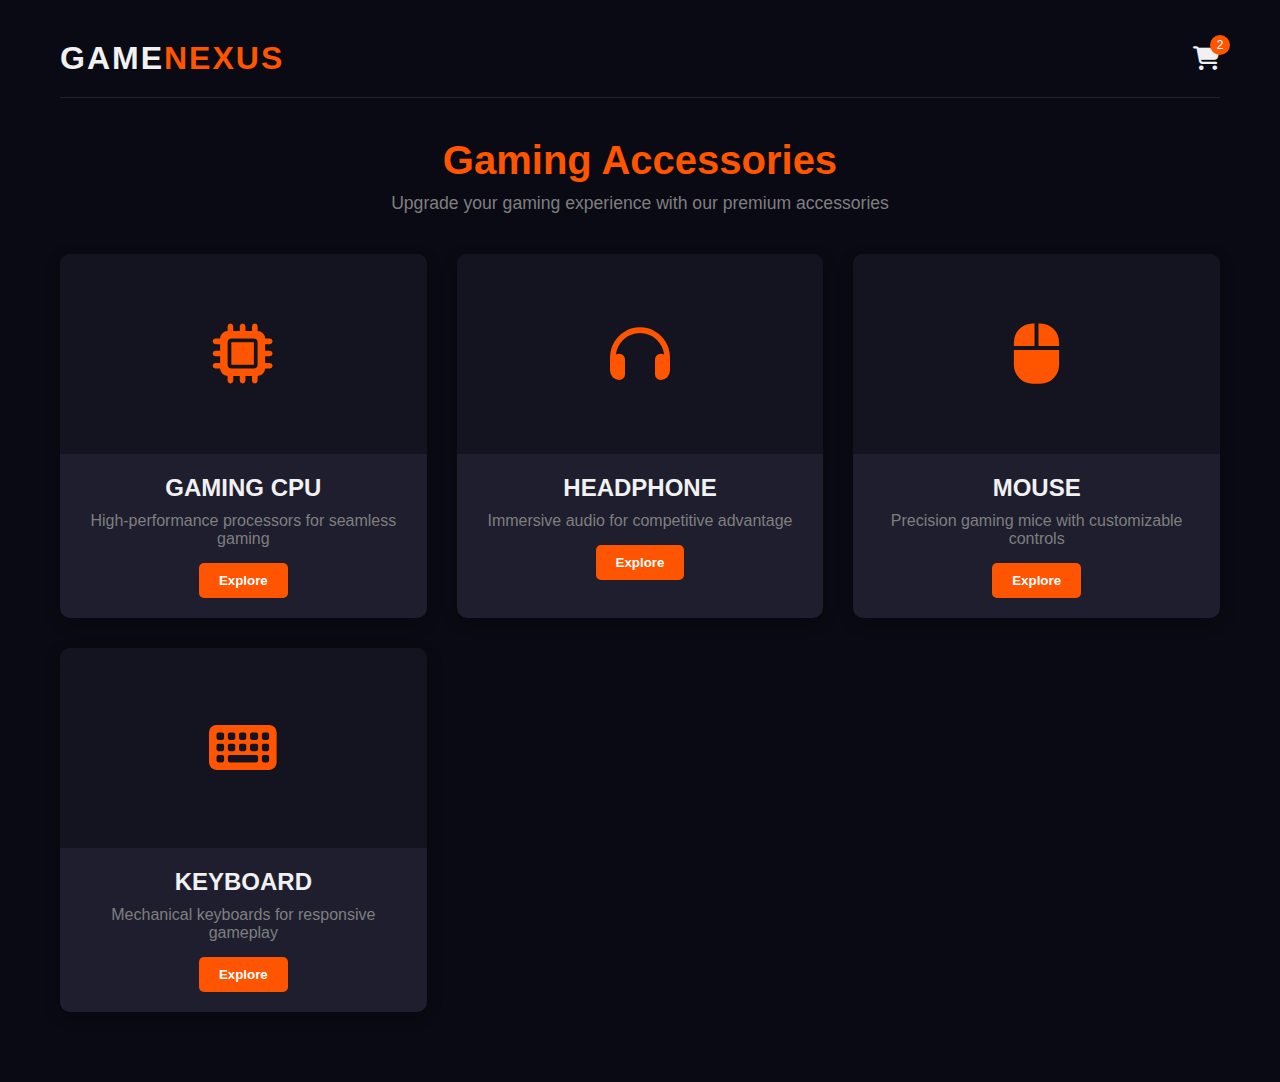
<file: GameNexus--A-Game-Store-main/pages/accessory.html>
<!DOCTYPE html>
<html lang="en">
<head>
    <meta charset="UTF-8">
    <meta name="viewport" content="width=device-width, initial-scale=1.0">
    <title>GAME SHOP - Gaming Accessories</title>
    <link rel="stylesheet" href="https://cdnjs.cloudflare.com/ajax/libs/font-awesome/6.4.0/css/all.min.css">
    <style>
        :root {
            --primary: #ff5500;
            --primary-dark: #cc4400;
            --secondary: #00aaff;
            --dark: #1a1a2e;
            --light: #f1f1f1;
            --danger: #ff3860;
            --warning: #ffdd57;
            --success: #00d1b2;
            --gray: #7f7f7f;
            --bg-dark: #0a0a14;
            --card-bg: #1e1e2e;
        }

        * {
            margin: 0;
            padding: 0;
            box-sizing: border-box;
            font-family: 'Segoe UI', Tahoma, Geneva, Verdana, sans-serif;
        }

        body {
            background-color: var(--bg-dark);
            color: var(--light);
            min-height: 100vh;
        }

        .container {
            max-width: 1200px;
            margin: 0 auto;
            padding: 20px;
        }

        header {
            display: flex;
            justify-content: space-between;
            align-items: center;
            padding: 20px 0;
            margin-bottom: 30px;
            border-bottom: 1px solid rgba(255, 255, 255, 0.1);
        }

        .logo {
            font-size: 32px;
            font-weight: bold;
            color: var(--light);
            text-transform: uppercase;
            letter-spacing: 2px;
        }

        .logo span {
            color: var(--primary);
        }

        .cart-icon {
            position: relative;
            font-size: 24px;
            cursor: pointer;
        }

        .cart-count {
            position: absolute;
            top: -10px;
            right: -10px;
            background-color: var(--primary);
            color: white;
            border-radius: 50%;
            width: 20px;
            height: 20px;
            display: flex;
            justify-content: center;
            align-items: center;
            font-size: 12px;
        }

        .category-header {
            text-align: center;
            margin: 40px 0;
        }

        .category-header h1 {
            font-size: 2.5rem;
            margin-bottom: 10px;
            color: var(--primary);
        }

        .category-header p {
            color: var(--gray);
            font-size: 1.1rem;
        }

        .categories {
            display: grid;
            grid-template-columns: repeat(auto-fill, minmax(280px, 1fr));
            gap: 30px;
            margin-bottom: 50px;
        }

        .category-card {
            background-color: var(--card-bg);
            border-radius: 10px;
            overflow: hidden;
            transition: all 0.3s ease;
            position: relative;
            box-shadow: 0 5px 15px rgba(0, 0, 0, 0.3);
        }

        .category-card:hover {
            transform: translateY(-10px);
            box-shadow: 0 15px 30px rgba(0, 0, 0, 0.4);
        }

        .category-image {
            height: 200px;
            background-color: rgba(0, 0, 0, 0.3);
            display: flex;
            justify-content: center;
            align-items: center;
            font-size: 60px;
            color: var(--primary);
        }

        .category-info {
            padding: 20px;
            text-align: center;
        }

        .category-info h3 {
            font-size: 1.5rem;
            margin-bottom: 10px;
        }

        .category-info p {
            color: var(--gray);
            margin-bottom: 15px;
        }

        .explore-btn {
            background-color: var(--primary);
            color: white;
            border: none;
            padding: 10px 20px;
            border-radius: 5px;
            cursor: pointer;
            font-weight: bold;
            transition: all 0.3s ease;
        }

        .explore-btn:hover {
            background-color: var(--primary-dark);
        }

        /* AI Builder Styles */
        .builder-container {
            background-color: var(--card-bg);
            border-radius: 10px;
            padding: 30px;
            box-shadow: 0 10px 30px rgba(0, 0, 0, 0.3);
            margin-bottom: 40px;
            display: none;
        }

        .builder-container.active {
            display: block;
            animation: fadeIn 0.5s ease;
        }

        @keyframes fadeIn {
            from { opacity: 0; transform: translateY(20px); }
            to { opacity: 1; transform: translateY(0); }
        }

        .builder-header {
            text-align: center;
            margin-bottom: 30px;
        }

        .builder-header h2 {
            font-size: 2rem;
            margin-bottom: 10px;
            color: var(--primary);
        }

        .builder-header p {
            color: var(--gray);
            font-size: 1.1rem;
        }

        .progress-steps {
            display: flex;
            justify-content: space-between;
            margin-bottom: 40px;
            position: relative;
        }

        .progress-steps::before {
            content: '';
            position: absolute;
            top: 15px;
            left: 0;
            right: 0;
            height: 4px;
            background-color: rgba(255, 255, 255, 0.1);
            z-index: 1;
        }

        .progress-bar {
            position: absolute;
            top: 15px;
            left: 0;
            height: 4px;
            background: linear-gradient(90deg, var(--primary), var(--secondary));
            z-index: 2;
            transition: width 0.3s ease;
        }

        .step {
            display: flex;
            flex-direction: column;
            align-items: center;
            z-index: 3;
        }

        .step-number {
            width: 34px;
            height: 34px;
            border-radius: 50%;
            background-color: var(--dark);
            border: 2px solid rgba(255, 255, 255, 0.1);
            display: flex;
            justify-content: center;
            align-items: center;
            margin-bottom: 10px;
            font-weight: bold;
            transition: all 0.3s ease;
        }

        .step.active .step-number {
            background-color: var(--primary);
            border-color: var(--primary);
            color: white;
        }

        .step.completed .step-number {
            background-color: var(--success);
            border-color: var(--success);
            color: white;
        }

        .step-label {
            font-size: 14px;
            color: var(--gray);
        }

        .step.active .step-label {
            color: white;
        }

        .step.completed .step-label {
            color: var(--success);
        }

        .step-content {
            display: none;
            animation: fadeIn 0.5s ease;
        }

        .step-content.active {
            display: block;
        }

        .game-types {
            display: grid;
            grid-template-columns: repeat(auto-fill, minmax(200px, 1fr));
            gap: 20px;
            margin-top: 30px;
        }

        .game-type {
            background-color: rgba(255, 255, 255, 0.05);
            border-radius: 8px;
            padding: 20px;
            text-align: center;
            cursor: pointer;
            transition: all 0.3s ease;
            border: 2px solid transparent;
        }

        .game-type:hover {
            transform: translateY(-5px);
            box-shadow: 0 10px 20px rgba(0, 0, 0, 0.2);
        }

        .game-type.selected {
            border-color: var(--secondary);
            background-color: rgba(0, 170, 255, 0.1);
        }

        .game-type i {
            font-size: 40px;
            margin-bottom: 15px;
            color: var(--primary);
        }

        .game-type h3 {
            margin-bottom: 10px;
        }

        .game-type p {
            color: var(--gray);
            font-size: 14px;
        }

        .components-grid {
            display: grid;
            grid-template-columns: repeat(auto-fill, minmax(250px, 1fr));
            gap: 20px;
            margin-top: 30px;
        }

        .component-card {
            background-color: rgba(255, 255, 255, 0.05);
            border-radius: 8px;
            overflow: hidden;
            transition: all 0.3s ease;
            border: 2px solid transparent;
        }

        .component-card:hover {
            transform: translateY(-5px);
            box-shadow: 0 10px 20px rgba(0, 0, 0, 0.2);
        }

        .component-card.selected {
            border-color: var(--secondary);
            background-color: rgba(0, 170, 255, 0.1);
        }

        .component-image {
            height: 150px;
            background-color: rgba(0, 0, 0, 0.3);
            display: flex;
            justify-content: center;
            align-items: center;
            font-size: 50px;
            color: var(--gray);
        }

        .component-info {
            padding: 20px;
        }

        .component-info h3 {
            margin-bottom: 10px;
            display: flex;
            justify-content: space-between;
        }

        .component-info .price {
            color: var(--secondary);
            font-weight: bold;
        }

        .component-info p {
            color: var(--gray);
            font-size: 14px;
            margin-bottom: 15px;
        }

        .component-specs {
            display: flex;
            flex-wrap: wrap;
            gap: 10px;
            margin-bottom: 15px;
        }

        .spec-badge {
            background-color: rgba(255, 85, 0, 0.2);
            color: var(--primary);
            padding: 3px 8px;
            border-radius: 20px;
            font-size: 12px;
        }

        .budget-section {
            text-align: center;
            margin-top: 30px;
        }

        .budget-slider {
            width: 100%;
            margin: 30px 0;
            -webkit-appearance: none;
            height: 10px;
            border-radius: 5px;
            background: rgba(255, 255, 255, 0.1);
            outline: none;
        }

        .budget-slider::-webkit-slider-thumb {
            -webkit-appearance: none;
            appearance: none;
            width: 25px;
            height: 25px;
            border-radius: 50%;
            background: var(--primary);
            cursor: pointer;
            box-shadow: 0 0 10px rgba(255, 85, 0, 0.5);
        }

        .budget-slider::-moz-range-thumb {
            width: 25px;
            height: 25px;
            border-radius: 50%;
            background: var(--primary);
            cursor: pointer;
            box-shadow: 0 0 10px rgba(255, 85, 0, 0.5);
        }

        .budget-value {
            font-size: 24px;
            font-weight: bold;
            margin-bottom: 20px;
            color: var(--secondary);
        }

        .budget-labels {
            display: flex;
            justify-content: space-between;
            color: var(--gray);
            font-size: 14px;
        }

        .recommendations {
            margin-top: 40px;
        }

        .recommendation-item {
            display: flex;
            background-color: rgba(255, 255, 255, 0.05);
            border-radius: 8px;
            padding: 15px;
            margin-bottom: 15px;
            align-items: center;
            transition: all 0.3s ease;
        }

        .recommendation-item:hover {
            background-color: rgba(255, 255, 255, 0.1);
        }

        .recommendation-image {
            width: 80px;
            height: 80px;
            background-color: rgba(0, 0, 0, 0.3);
            display: flex;
            justify-content: center;
            align-items: center;
            border-radius: 5px;
            margin-right: 20px;
            font-size: 30px;
            color: var(--gray);
        }

        .recommendation-details {
            flex: 1;
        }

        .recommendation-details h3 {
            margin-bottom: 5px;
            display: flex;
            justify-content: space-between;
        }

        .recommendation-details .price {
            color: var(--secondary);
        }

        .recommendation-details p {
            color: var(--gray);
            font-size: 14px;
            margin-bottom: 10px;
        }

        .recommendation-actions {
            display: flex;
            align-items: center;
            gap: 15px;
        }

        .add-to-setup {
            background-color: var(--primary);
            color: white;
            border: none;
            padding: 8px 15px;
            border-radius: 5px;
            cursor: pointer;
            transition: all 0.3s ease;
            font-weight: bold;
        }

        .add-to-setup:hover {
            background-color: var(--primary-dark);
        }

        .setup-summary {
            margin-top: 40px;
            background-color: rgba(255, 255, 255, 0.05);
            border-radius: 8px;
            padding: 20px;
        }

        .setup-summary h2 {
            margin-bottom: 20px;
            padding-bottom: 10px;
            border-bottom: 1px solid rgba(255, 255, 255, 0.1);
        }

        .setup-items {
            margin-bottom: 20px;
        }

        .setup-item {
            display: flex;
            justify-content: space-between;
            align-items: center;
            padding: 10px 0;
            border-bottom: 1px solid rgba(255, 255, 255, 0.05);
        }

        .setup-item:last-child {
            border-bottom: none;
        }

        .item-info {
            display: flex;
            align-items: center;
            gap: 15px;
        }

        .item-image {
            width: 50px;
            height: 50px;
            background-color: rgba(0, 0, 0, 0.3);
            display: flex;
            justify-content: center;
            align-items: center;
            border-radius: 5px;
            font-size: 20px;
            color: var(--gray);
        }

        .item-quantity {
            display: flex;
            align-items: center;
            gap: 10px;
        }

        .quantity-btn {
            background-color: rgba(255, 255, 255, 0.1);
            color: white;
            border: none;
            width: 25px;
            height: 25px;
            border-radius: 50%;
            display: flex;
            justify-content: center;
            align-items: center;
            cursor: pointer;
        }

        .remove-item {
            color: var(--danger);
            cursor: pointer;
            margin-left: 15px;
        }

        .setup-total {
            display: flex;
            justify-content: space-between;
            font-size: 18px;
            font-weight: bold;
            padding: 15px 0;
            border-top: 1px solid rgba(255, 255, 255, 0.1);
        }

        .total-amount {
            color: var(--secondary);
        }

        .checkout-btn {
            background-color: var(--success);
            color: white;
            border: none;
            padding: 15px 30px;
            border-radius: 5px;
            cursor: pointer;
            font-size: 16px;
            font-weight: bold;
            width: 100%;
            transition: all 0.3s ease;
        }

        .checkout-btn:hover {
            background-color: #00b89c;
        }

        .navigation-buttons {
            display: flex;
            justify-content: space-between;
            margin-top: 30px;
        }

        .btn {
            padding: 12px 25px;
            border-radius: 5px;
            cursor: pointer;
            font-weight: bold;
            transition: all 0.3s ease;
            border: none;
        }

        .btn-primary {
            background-color: var(--primary);
            color: white;
        }

        .btn-primary:hover {
            background-color: var(--primary-dark);
        }

        .btn-secondary {
            background-color: rgba(255, 255, 255, 0.1);
            color: white;
        }

        .btn-secondary:hover {
            background-color: rgba(255, 255, 255, 0.2);
        }

        .btn-disabled {
            background-color: rgba(255, 255, 255, 0.05);
            color: var(--gray);
            cursor: not-allowed;
        }

        .compatibility-alert {
            background-color: rgba(255, 56, 96, 0.1);
            border-left: 4px solid var(--danger);
            padding: 15px;
            margin: 20px 0;
            display: flex;
            align-items: center;
            gap: 15px;
            border-radius: 0 5px 5px 0;
            display: none;
        }

        .compatibility-alert i {
            color: var(--danger);
            font-size: 24px;
        }

        .compatibility-alert p {
            flex: 1;
        }

        .compatibility-alert.show {
            display: flex;
        }

        /* Checkout Page Styles */
        .checkout-page {
            display: none;
            background-color: var(--card-bg);
            border-radius: 10px;
            padding: 30px;
            box-shadow: 0 10px 30px rgba(0, 0, 0, 0.3);
            margin-bottom: 40px;
        }

        .checkout-page.active {
            display: block;
            animation: fadeIn 0.5s ease;
        }

        .form-group {
            margin-bottom: 20px;
        }

        .form-group label {
            display: block;
            margin-bottom: 8px;
            font-weight: 500;
        }

        .form-control {
            width: 100%;
            padding: 12px 15px;
            background-color: rgba(255, 255, 255, 0.1);
            border: 1px solid rgba(255, 255, 255, 0.1);
            border-radius: 5px;
            color: white;
            font-size: 16px;
        }

        .form-control:focus {
            outline: none;
            border-color: var(--primary);
        }

        .row {
            display: flex;
            gap: 20px;
        }

        .col {
            flex: 1;
        }

        .payment-methods {
            display: flex;
            gap: 15px;
            margin: 20px 0;
        }

        .payment-method {
            flex: 1;
            background-color: rgba(255, 255, 255, 0.05);
            border-radius: 5px;
            padding: 15px;
            text-align: center;
            cursor: pointer;
            transition: all 0.3s ease;
            border: 2px solid transparent;
        }

        .payment-method.selected {
            border-color: var(--secondary);
            background-color: rgba(0, 170, 255, 0.1);
        }

        .payment-method i {
            font-size: 30px;
            margin-bottom: 10px;
            color: var(--primary);
        }

        .order-summary {
            background-color: rgba(255, 255, 255, 0.05);
            border-radius: 8px;
            padding: 20px;
            margin-top: 30px;
        }

        .order-summary h3 {
            margin-bottom: 15px;
            padding-bottom: 10px;
            border-bottom: 1px solid rgba(255, 255, 255, 0.1);
        }

        .order-item {
            display: flex;
            justify-content: space-between;
            margin-bottom: 10px;
        }

        .order-total {
            display: flex;
            justify-content: space-between;
            font-weight: bold;
            margin-top: 15px;
            padding-top: 15px;
            border-top: 1px solid rgba(255, 255, 255, 0.1);
        }

        .thank-you {
            text-align: center;
            padding: 50px 20px;
            display: none;
            background-color: var(--card-bg);
            border-radius: 10px;
            box-shadow: 0 10px 30px rgba(0, 0, 0, 0.3);
        }

        .thank-you.active {
            display: block;
            animation: fadeIn 0.5s ease;
        }

        .thank-you i {
            font-size: 80px;
            color: var(--success);
            margin-bottom: 30px;
        }

        .thank-you h2 {
            font-size: 2.5rem;
            margin-bottom: 20px;
            color: var(--primary);
        }

        .thank-you p {
            font-size: 1.2rem;
            color: var(--gray);
            margin-bottom: 30px;
            max-width: 600px;
            margin-left: auto;
            margin-right: auto;
        }

        .back-to-shop {
            background-color: var(--primary);
            color: white;
            border: none;
            padding: 15px 30px;
            border-radius: 5px;
            cursor: pointer;
            font-size: 16px;
            font-weight: bold;
            transition: all 0.3s ease;
        }

        .back-to-shop:hover {
            background-color: var(--primary-dark);
        }

        /* Responsive Styles */
        @media (max-width: 768px) {
            .categories {
                grid-template-columns: repeat(auto-fill, minmax(200px, 1fr));
            }
            
            .game-types {
                grid-template-columns: repeat(auto-fill, minmax(150px, 1fr));
            }

            .components-grid {
                grid-template-columns: repeat(auto-fill, minmax(200px, 1fr));
            }

            .row {
                flex-direction: column;
                gap: 0;
            }

            .recommendation-item {
                flex-direction: column;
                text-align: center;
            }

            .recommendation-image {
                margin-right: 0;
                margin-bottom: 15px;
            }

            .recommendation-actions {
                justify-content: center;
                margin-top: 15px;
            }
        }

        @media (max-width: 480px) {
            .logo {
                font-size: 24px;
            }
            
            .category-header h1 {
                font-size: 1.8rem;
            }

            .step-label {
                font-size: 12px;
            }

            .game-types {
                grid-template-columns: 1fr;
            }

            .navigation-buttons .btn {
                padding: 10px 15px;
                font-size: 14px;
            }
        }
    </style>
</head>
<body>
    <div class="container">
        <header>
            <div class="logo">Game<span>Nexus</span></div>
            <div class="cart-icon" id="cart-icon">
                <i class="fas fa-shopping-cart"></i>
                <span class="cart-count">0</span>
            </div>
        </header>

        <div class="category-header">
            <h1>Gaming Accessories</h1>
            <p>Upgrade your gaming experience with our premium accessories</p>
        </div>

        <div class="categories">
            <div class="category-card" data-category="cpu">
                <div class="category-image">
                    <i class="fas fa-microchip"></i>
                </div>
                <div class="category-info">
                    <h3>GAMING CPU</h3>
                    <p>High-performance processors for seamless gaming</p>
                    <button class="explore-btn">Explore</button>
                </div>
            </div>
            
            <div class="category-card" data-category="headphone">
                <div class="category-image">
                    <i class="fas fa-headphones"></i>
                </div>
                <div class="category-info">
                    <h3>HEADPHONE</h3>
                    <p>Immersive audio for competitive advantage</p>
                    <button class="explore-btn">Explore</button>
                </div>
            </div>
            
            <div class="category-card" data-category="mouse">
                <div class="category-image">
                    <i class="fas fa-mouse"></i>
                </div>
                <div class="category-info">
                    <h3>MOUSE</h3>
                    <p>Precision gaming mice with customizable controls</p>
                    <button class="explore-btn">Explore</button>
                </div>
            </div>
            
            <div class="category-card" data-category="keyboard">
                <div class="category-image">
                    <i class="fas fa-keyboard"></i>
                </div>
                <div class="category-info">
                    <h3>KEYBOARD</h3>
                    <p>Mechanical keyboards for responsive gameplay</p>
                    <button class="explore-btn">Explore</button>
                </div>
            </div>
        </div>

        <!-- AI Builder Section -->
        <div class="builder-container" id="builder-section">
            <div class="builder-header">
                <h2>AI-Powered Gaming Setup Builder</h2>
                <p>Let our AI help you build the perfect gaming setup tailored to your preferences</p>
            </div>

            <div class="progress-steps">
                <div class="progress-bar" id="progress-bar"></div>
                <div class="step completed" data-step="1">
                    <div class="step-number">1</div>
                    <div class="step-label">Game Style</div>
                </div>
                <div class="step active" data-step="2">
                    <div class="step-number">2</div>
                    <div class="step-label">Components</div>
                </div>
                <div class="step" data-step="3">
                    <div class="step-number">3</div>
                    <div class="step-label">Budget</div>
                </div>
                <div class="step" data-step="4">
                    <div class="step-number">4</div>
                    <div class="step-label">Setup</div>
                </div>
            </div>

            <!-- Step 1: Game Style Selection -->
            <div class="step-content active" id="step-1">
                <h2>What type of games do you play most?</h2>
                <p>Select your primary gaming style to get personalized recommendations</p>
                
                <div class="game-types">
                    <div class="game-type" data-type="fps">
                        <i class="fas fa-crosshairs"></i>
                        <h3>FPS</h3>
                        <p>First-person shooters like Call of Duty, CS:GO</p>
                    </div>
                    <div class="game-type" data-type="moba">
                        <i class="fas fa-chess-queen"></i>
                        <h3>MOBA</h3>
                        <p>Multiplayer online battle arenas like League of Legends</p>
                    </div>
                    <div class="game-type" data-type="rpg">
                        <i class="fas fa-dragon"></i>
                        <h3>RPG</h3>
                        <p>Role-playing games like Skyrim, The Witcher</p>
                    </div>
                    <div class="game-type" data-type="racing">
                        <i class="fas fa-car"></i>
                        <h3>Racing</h3>
                        <p>Racing and driving games like Forza, Need for Speed</p>
                    </div>
                    <div class="game-type" data-type="sports">
                        <i class="fas fa-running"></i>
                        <h3>Sports</h3>
                        <p>Sports games like FIFA, NBA 2K</p>
                    </div>
                    <div class="game-type" data-type="strategy">
                        <i class="fas fa-chess"></i>
                        <h3>Strategy</h3>
                        <p>Strategy games like Civilization, StarCraft</p>
                    </div>
                </div>

                <div class="navigation-buttons">
                    <button class="btn btn-disabled" disabled>Back</button>
                    <button class="btn btn-primary" id="next-to-step-2">Next</button>
                </div>
            </div>

            <!-- Step 2: Component Selection -->
            <div class="step-content" id="step-2">
                <h2>Select your core components</h2>
                <p>Choose the components you need for your setup</p>
                
                <div class="components-grid">
                    <div class="component-card" data-component="mouse">
                        <div class="component-image">
                            <i class="fas fa-mouse"></i>
                        </div>
                        <div class="component-info">
                            <h3>Gaming Mouse <span class="price">$49+</span></h3>
                            <p>High precision mice with customizable buttons</p>
                            <div class="component-specs">
                                <span class="spec-badge">DPI: 16000+</span>
                                <span class="spec-badge">Programmable</span>
                            </div>
                        </div>
                    </div>
                    <div class="component-card" data-component="keyboard">
                        <div class="component-image">
                            <i class="fas fa-keyboard"></i>
                        </div>
                        <div class="component-info">
                            <h3>Mechanical Keyboard <span class="price">$79+</span></h3>
                            <p>Responsive keyboards with mechanical switches</p>
                            <div class="component-specs">
                                <span class="spec-badge">RGB</span>
                                <span class="spec-badge">Anti-ghosting</span>
                            </div>
                        </div>
                    </div>
                    <div class="component-card" data-component="headset">
                        <div class="component-image">
                            <i class="fas fa-headphones"></i>
                        </div>
                        <div class="component-info">
                            <h3>Gaming Headset <span class="price">$59+</span></h3>
                            <p>Immersive audio with clear microphone</p>
                            <div class="component-specs">
                                <span class="spec-badge">7.1 Surround</span>
                                <span class="spec-badge">Noise-canceling</span>
                            </div>
                        </div>
                    </div>
                    <div class="component-card" data-component="monitor">
                        <div class="component-image">
                            <i class="fas fa-desktop"></i>
                        </div>
                        <div class="component-info">
                            <h3>Gaming Monitor <span class="price">$199+</span></h3>
                            <p>High refresh rate displays for smooth gameplay</p>
                            <div class="component-specs">
                                <span class="spec-badge">144Hz+</span>
                                <span class="spec-badge">1ms</span>
                            </div>
                        </div>
                    </div>
                    <div class="component-card" data-component="cpu">
                        <div class="component-image">
                            <i class="fas fa-microchip"></i>
                        </div>
                        <div class="component-info">
                            <h3>Processor (CPU) <span class="price">$199+</span></h3>
                            <p>Powerful processors for gaming performance</p>
                            <div class="component-specs">
                                <span class="spec-badge">4+ Cores</span>
                                <span class="spec-badge">3.5GHz+</span>
                            </div>
                        </div>
                    </div>
                    <div class="component-card" data-component="gpu">
                        <div class="component-image">
                            <i class="fas fa-gamepad"></i>
                        </div>
                        <div class="component-info">
                            <h3>Graphics Card (GPU) <span class="price">$299+</span></h3>
                            <p>High-end graphics for stunning visuals</p>
                            <div class="component-specs">
                                <span class="spec-badge">8GB+ VRAM</span>
                                <span class="spec-badge">Ray Tracing</span>
                            </div>
                        </div>
                    </div>
                </div>

                <div class="compatibility-alert" id="compatibility-alert">
                    <i class="fas fa-exclamation-triangle"></i>
                    <p>Warning: The components you've selected may have compatibility issues. High-end GPUs require powerful CPUs to avoid bottlenecks.</p>
                </div>

                <div class="navigation-buttons">
                    <button class="btn btn-secondary" id="back-to-step-1">Back</button>
                    <button class="btn btn-primary" id="next-to-step-3">Next</button>
                </div>
            </div>

            <!-- Step 3: Budget Customization -->
            <div class="step-content" id="step-3">
                <h2>Set your budget</h2>
                <p>Adjust your budget to see recommendations within your price range</p>
                
                <div class="budget-section">
                    <div class="budget-value" id="budget-value">$500</div>
                    <input type="range" min="200" max="2000" value="500" class="budget-slider" id="budget-slider">
                    <div class="budget-labels">
                        <span>$200</span>
                        <span>$2000</span>
                    </div>
                </div>

                <div class="recommendations">
                    <h3>AI-Powered Recommendations</h3>
                    <p>Based on your game style and budget, we recommend these products:</p>
                    
                    <div class="recommendation-item">
                        <div class="recommendation-image">
                            <i class="fas fa-mouse"></i>
                        </div>
                        <div class="recommendation-details">
                            <h3>Razer DeathAdder V2 <span class="price">$69.99</span></h3>
                            <p>Optical mouse with 20K DPI sensor - Perfect for FPS games</p>
                            <div class="component-specs">
                                <span class="spec-badge">Optical Sensor</span>
                                <span class="spec-badge">8 Programmable Buttons</span>
                            </div>
                        </div>
                        <div class="recommendation-actions">
                            <button class="add-to-setup">Add to Setup</button>
                        </div>
                    </div>
                    
                    <div class="recommendation-item">
                        <div class="recommendation-image">
                            <i class="fas fa-keyboard"></i>
                        </div>
                        <div class="recommendation-details">
                            <h3>Corsair K70 RGB MK.2 <span class="price">$129.99</span></h3>
                            <p>Mechanical keyboard with Cherry MX switches - Great for all game types</p>
                            <div class="component-specs">
                                <span class="spec-badge">Cherry MX Red</span>
                                <span class="spec-badge">Dynamic RGB</span>
                            </div>
                        </div>
                        <div class="recommendation-actions">
                            <button class="add-to-setup">Add to Setup</button>
                        </div>
                    </div>
                    
                    <div class="recommendation-item">
                        <div class="recommendation-image">
                            <i class="fas fa-headphones"></i>
                        </div>
                        <div class="recommendation-details">
                            <h3>SteelSeries Arctis 7 <span class="price">$149.99</span></h3>
                            <p>Wireless headset with premium audio - Excellent for competitive gaming</p>
                            <div class="component-specs">
                                <span class="spec-badge">Wireless</span>
                                <span class="spec-badge">DTS Headphone:X 2.0</span>
                            </div>
                        </div>
                        <div class="recommendation-actions">
                            <button class="add-to-setup">Add to Setup</button>
                        </div>
                    </div>
                </div>

                <div class="navigation-buttons">
                    <button class="btn btn-secondary" id="back-to-step-2">Back</button>
                    <button class="btn btn-primary" id="next-to-step-4">Next</button>
                </div>
            </div>

            <!-- Step 4: Setup Summary -->
            <div class="step-content" id="step-4">
                <h2>Your Gaming Setup</h2>
                <p>Review your selected items before checkout</p>
                
                <div class="setup-summary">
                    <h3>Setup Summary</h3>
                    <div class="setup-items" id="setup-items">
                        <!-- Items will be added here dynamically -->
                        <div class="setup-item">
                            <div class="item-info">
                                <div class="item-image">
                                    <i class="fas fa-mouse"></i>
                                </div>
                                <div>
                                    <h4>Razer DeathAdder V2</h4>
                                    <p>$69.99</p>
                                </div>
                            </div>
                            <div class="item-quantity">
                                <button class="quantity-btn minus">-</button>
                                <span>1</span>
                                <button class="quantity-btn plus">+</button>
                                <span class="remove-item"><i class="fas fa-trash"></i></span>
                            </div>
                        </div>
                        
                        <div class="setup-item">
                            <div class="item-info">
                                <div class="item-image">
                                    <i class="fas fa-keyboard"></i>
                                </div>
                                <div>
                                    <h4>Corsair K70 RGB MK.2</h4>
                                    <p>$129.99</p>
                                </div>
                            </div>
                            <div class="item-quantity">
                                <button class="quantity-btn minus">-</button>
                                <span>1</span>
                                <button class="quantity-btn plus">+</button>
                                <span class="remove-item"><i class="fas fa-trash"></i></span>
                            </div>
                        </div>
                    </div>
                    
                    <div class="setup-total">
                        <span>Total:</span>
                        <span class="total-amount">$199.98</span>
                    </div>
                    
                    <button class="checkout-btn" id="checkout-btn">Proceed to Checkout</button>
                </div>

                <div class="navigation-buttons">
                    <button class="btn btn-secondary" id="back-to-step-3">Back</button>
                    <button class="btn btn-disabled" disabled>Next</button>
                </div>
            </div>
        </div>

        <!-- Checkout Page -->
        <div class="checkout-page" id="checkout-page">
            <h2>Checkout</h2>
            <p>Please enter your shipping and payment information</p>
            
            <div class="form-group">
                <label for="full-name">Full Name</label>
                <input type="text" id="full-name" class="form-control" placeholder="John Doe">
            </div>
            
            <div class="form-group">
                <label for="email">Email Address</label>
                <input type="email" id="email" class="form-control" placeholder="john@example.com">
            </div>
            
            <div class="form-group">
                <label for="address">Shipping Address</label>
                <input type="text" id="address" class="form-control" placeholder="123 Main St">
            </div>
            
            <div class="row">
                <div class="col">
                    <div class="form-group">
                        <label for="city">City</label>
                        <input type="text" id="city" class="form-control" placeholder="New York">
                    </div>
                </div>
                <div class="col">
                    <div class="form-group">
                        <label for="zip">ZIP Code</label>
                        <input type="text" id="zip" class="form-control" placeholder="10001">
                    </div>
                </div>
            </div>
            
            <div class="row">
                <div class="col">
                    <div class="form-group">
                        <label for="country">Country</label>
                        <select id="country" class="form-control">
                            <option value="">Select Country</option>
                            <option value="US">United States</option>
                            <option value="CA">Canada</option>
                            <option value="UK">United Kingdom</option>
                            <option value="AU">Australia</option>
                        </select>
                    </div>
                </div>
                <div class="col">
                    <div class="form-group">
                        <label for="phone">Phone Number</label>
                        <input type="tel" id="phone" class="form-control" placeholder="+1 (555) 123-4567">
                    </div>
                </div>
            </div>
            
            <h3>Payment Method</h3>
            <div class="payment-methods">
                <div class="payment-method" data-method="credit">
                    <i class="far fa-credit-card"></i>
                    <p>Credit Card</p>
                </div>
                <div class="payment-method" data-method="paypal">
                    <i class="fab fa-paypal"></i>
                    <p>PayPal</p>
                </div>
                <div class="payment-method" data-method="crypto">
                    <i class="fab fa-bitcoin"></i>
                    <p>Crypto</p>
                </div>
            </div>
            
            <div id="credit-card-fields">
                <div class="form-group">
                    <label for="card-number">Card Number</label>
                    <input type="text" id="card-number" class="form-control" placeholder="1234 5678 9012 3456">
                </div>
                
                <div class="row">
                    <div class="col">
                        <div class="form-group">
                            <label for="expiry">Expiry Date</label>
                            <input type="text" id="expiry" class="form-control" placeholder="MM/YY">
                        </div>
                    </div>
                    <div class="col">
                        <div class="form-group">
                            <label for="cvv">CVV</label>
                            <input type="text" id="cvv" class="form-control" placeholder="123">
                        </div>
                    </div>
                </div>
            </div>
            
            <div class="order-summary">
                <h3>Order Summary</h3>
                <div class="order-item">
                    <span>Razer DeathAdder V2</span>
                    <span>$69.99</span>
                </div>
                <div class="order-item">
                    <span>Corsair K70 RGB MK.2</span>
                    <span>$129.99</span>
                </div>
                <div class="order-item">
                    <span>Shipping</span>
                    <span>FREE</span>
                </div>
                <div class="order-total">
                    <span>Total</span>
                    <span>$199.98</span>
                </div>
            </div>
            
            <button class="checkout-btn" id="place-order-btn">Place Order</button>
        </div>

        <!-- Thank You Page -->
        <div class="thank-you" id="thank-you-page">
            <i class="fas fa-check-circle"></i>
            <h2>Thank You for Your Order!</h2>
            <p>Your gaming gear is on its way. You'll receive a confirmation email shortly with your order details and tracking information.</p>
            <button class="back-to-shop" id="back-to-shop">Back to Shop</button>
        </div>
    </div>

    <script>
        document.addEventListener('DOMContentLoaded', function() {
            // Current step tracking
            let currentStep = 1;
            const totalSteps = 4;
            
            // User selections
            const userSelections = {
                gameType: null,
                components: [],
                budget: 500,
                cartItems: [
                    { name: 'Razer DeathAdder V2', price: 69.99, quantity: 1, icon: 'fa-mouse' },
                    { name: 'Corsair K70 RGB MK.2', price: 129.99, quantity: 1, icon: 'fa-keyboard' }
                ]
            };
            
            // DOM elements
            const progressBar = document.getElementById('progress-bar');
            const stepContents = document.querySelectorAll('.step-content');
            const steps = document.querySelectorAll('.step');
            const gameTypes = document.querySelectorAll('.game-type');
            const componentCards = document.querySelectorAll('.component-card');
            const budgetSlider = document.getElementById('budget-slider');
            const budgetValue = document.getElementById('budget-value');
            const compatibilityAlert = document.getElementById('compatibility-alert');
            const addToSetupButtons = document.querySelectorAll('.add-to-setup');
            const setupItemsContainer = document.getElementById('setup-items');
            const checkoutBtn = document.getElementById('checkout-btn');
            const builderSection = document.getElementById('builder-section');
            const checkoutPage = document.getElementById('checkout-page');
            const placeOrderBtn = document.getElementById('place-order-btn');
            const thankYouPage = document.getElementById('thank-you-page');
            const backToShopBtn = document.getElementById('back-to-shop');
            const cartCount = document.querySelector('.cart-count');
            const cartIcon = document.getElementById('cart-icon');
            const paymentMethods = document.querySelectorAll('.payment-method');
            const creditCardFields = document.getElementById('credit-card-fields');
            const categoryCards = document.querySelectorAll('.category-card');
            const exploreButtons = document.querySelectorAll('.explore-btn');
            
            // Initialize
            updateProgressBar();
            updateCartCount();
            
            // Show builder when clicking category cards or explore buttons
            categoryCards.forEach(card => {
                card.addEventListener('click', function() {
                    builderSection.classList.add('active');
                    document.querySelector('.category-header').scrollIntoView({ behavior: 'smooth' });
                });
            });
            
            exploreButtons.forEach(button => {
                button.addEventListener('click', function(e) {
                    e.stopPropagation();
                    builderSection.classList.add('active');
                    document.querySelector('.category-header').scrollIntoView({ behavior: 'smooth' });
                });
            });
            
            // Navigation between steps
            document.getElementById('next-to-step-2').addEventListener('click', function() {
                if (!userSelections.gameType) {
                    alert('Please select your game style first');
                    return;
                }
                navigateToStep(2);
            });
            
            document.getElementById('next-to-step-3').addEventListener('click', function() {
                if (userSelections.components.length === 0) {
                    alert('Please select at least one component');
                    return;
                }
                navigateToStep(3);
            });
            
            document.getElementById('next-to-step-4').addEventListener('click', function() {
                navigateToStep(4);
            });
            
            document.getElementById('back-to-step-1').addEventListener('click', function() {
                navigateToStep(1);
            });
            
            document.getElementById('back-to-step-2').addEventListener('click', function() {
                navigateToStep(2);
            });
            
            document.getElementById('back-to-step-3').addEventListener('click', function() {
                navigateToStep(3);
            });
            
            // Game type selection
            gameTypes.forEach(type => {
                type.addEventListener('click', function() {
                    gameTypes.forEach(t => t.classList.remove('selected'));
                    this.classList.add('selected');
                    userSelections.gameType = this.getAttribute('data-type');
                    
                    // Show compatibility warning if needed
                    if (userSelections.gameType === 'fps' && userSelections.components.includes('gpu')) {
                        compatibilityAlert.classList.add('show');
                    } else {
                        compatibilityAlert.classList.remove('show');
                    }
                });
            });
            
            // Component selection
            componentCards.forEach(card => {
                card.addEventListener('click', function() {
                    const component = this.getAttribute('data-component');
                    const index = userSelections.components.indexOf(component);
                    
                    if (index === -1) {
                        userSelections.components.push(component);
                        this.classList.add('selected');
                    } else {
                        userSelections.components.splice(index, 1);
                        this.classList.remove('selected');
                    }
                    
                    // Show compatibility warning if needed
                    if (userSelections.components.includes('gpu') && !userSelections.components.includes('cpu')) {
                        compatibilityAlert.classList.add('show');
                    } else {
                        compatibilityAlert.classList.remove('show');
                    }
                });
            });
            
            // Budget slider
            budgetSlider.addEventListener('input', function() {
                userSelections.budget = parseInt(this.value);
                budgetValue.textContent = '$' + userSelections.budget;
                
                // Update recommendations based on budget
                updateRecommendations();
            });
            
            // Add to setup
            addToSetupButtons.forEach(button => {
                button.addEventListener('click', function() {
                    const itemElement = this.closest('.recommendation-item');
                    const itemName = itemElement.querySelector('h3').textContent.split('$')[0].trim();
                    const itemPrice = parseFloat(itemElement.querySelector('.price').textContent.replace('$', ''));
                    const itemIcon = itemElement.querySelector('.recommendation-image i').className.split(' ')[1];
                    
                    // Check if item already exists in cart
                    const existingItem = userSelections.cartItems.find(item => item.name === itemName);
                    
                    if (existingItem) {
                        existingItem.quantity += 1;
                    } else {
                        userSelections.cartItems.push({
                            name: itemName,
                            price: itemPrice,
                            quantity: 1,
                            icon: itemIcon
                        });
                    }
                    
                    updateCartCount();
                    updateSetupItems();
                    
                    // Show confirmation
                    this.textContent = 'Added!';
                    setTimeout(() => {
                        this.textContent = 'Add to Setup';
                    }, 2000);
                });
            });
            
            // Quantity buttons in setup
            setupItemsContainer.addEventListener('click', function(e) {
                if (e.target.classList.contains('plus')) {
                    const itemName = e.target.closest('.setup-item').querySelector('h4').textContent;
                    const item = userSelections.cartItems.find(i => i.name === itemName);
                    if (item) {
                        item.quantity += 1;
                        updateSetupItems();
                        updateCartCount();
                    }
                } else if (e.target.classList.contains('minus')) {
                    const itemName = e.target.closest('.setup-item').querySelector('h4').textContent;
                    const item = userSelections.cartItems.find(i => i.name === itemName);
                    if (item && item.quantity > 1) {
                        item.quantity -= 1;
                        updateSetupItems();
                        updateCartCount();
                    }
                } else if (e.target.classList.contains('fa-trash') || e.target.parentElement.classList.contains('remove-item')) {
                    const itemName = e.target.closest('.setup-item').querySelector('h4').textContent;
                    userSelections.cartItems = userSelections.cartItems.filter(i => i.name !== itemName);
                    updateSetupItems();
                    updateCartCount();
                }
            });
            
            // Checkout button
            checkoutBtn.addEventListener('click', function() {
                builderSection.classList.remove('active');
                checkoutPage.classList.add('active');
                checkoutPage.scrollIntoView({ behavior: 'smooth' });
            });
            
            // Place order button
            placeOrderBtn.addEventListener('click', function() {
                // Validate form
                const fullName = document.getElementById('full-name').value;
                const email = document.getElementById('email').value;
                const address = document.getElementById('address').value;
                
                if (!fullName || !email || !address) {
                    alert('Please fill in all required fields');
                    return;
                }
                
                // Process order (in a real app, this would send to a server)
                checkoutPage.classList.remove('active');
                thankYouPage.classList.add('active');
                thankYouPage.scrollIntoView({ behavior: 'smooth' });
            });
            
            // Back to shop button
            backToShopBtn.addEventListener('click', function() {
                thankYouPage.classList.remove('active');
                builderSection.classList.remove('active');
                window.scrollTo({ top: 0, behavior: 'smooth' });
                
                // Reset some selections for demo purposes
                userSelections.gameType = null;
                userSelections.components = [];
                gameTypes.forEach(t => t.classList.remove('selected'));
                componentCards.forEach(c => c.classList.remove('selected'));
            });
            
            // Cart icon click
            cartIcon.addEventListener('click', function() {
                if (builderSection.classList.contains('active')) {
                    navigateToStep(4);
                    builderSection.scrollIntoView({ behavior: 'smooth' });
                } else {
                    builderSection.classList.add('active');
                    navigateToStep(4);
                    builderSection.scrollIntoView({ behavior: 'smooth' });
                }
            });
            
            // Payment method selection
            paymentMethods.forEach(method => {
                method.addEventListener('click', function() {
                    paymentMethods.forEach(m => m.classList.remove('selected'));
                    this.classList.add('selected');
                    
                    // Show relevant payment fields
                    const methodType = this.getAttribute('data-method');
                    if (methodType === 'credit') {
                        creditCardFields.style.display = 'block';
                    } else {
                        creditCardFields.style.display = 'none';
                    }
                });
            });
            
            // Helper functions
            function navigateToStep(step) {
                currentStep = step;
                
                // Update progress bar
                updateProgressBar();
                
                // Update step indicators
                steps.forEach((s, index) => {
                    const stepNumber = parseInt(s.getAttribute('data-step'));
                    
                    s.classList.remove('active', 'completed');
                    
                    if (stepNumber < currentStep) {
                        s.classList.add('completed');
                    } else if (stepNumber === currentStep) {
                        s.classList.add('active');
                    }
                });
                
                // Show current step content
                stepContents.forEach(content => {
                    content.classList.remove('active');
                    if (content.id === `step-${currentStep}`) {
                        content.classList.add('active');
                    }
                });
                
                // Update setup items when reaching step 4
                if (currentStep === 4) {
                    updateSetupItems();
                }
            }
            
            function updateProgressBar() {
                const progressPercentage = ((currentStep - 1) / (totalSteps - 1)) * 100;
                progressBar.style.width = `${progressPercentage}%`;
            }
            
            function updateRecommendations() {
                // In a real app, this would fetch recommendations from a server based on budget
                // For demo, we'll just adjust prices slightly based on budget
                const recommendationItems = document.querySelectorAll('.recommendation-item');
                
                recommendationItems.forEach(item => {
                    const basePrice = parseFloat(item.querySelector('.price').textContent.replace('$', ''));
                    const adjustedPrice = Math.min(basePrice * (1 + (userSelections.budget / 2000)), basePrice * 1.5);
                    const displayPrice = Math.min(adjustedPrice, basePrice * 1.5).toFixed(2);
                    
                    item.querySelector('.price').textContent = `$${displayPrice}`;
                });
            }
            
            function updateSetupItems() {
                setupItemsContainer.innerHTML = '';
                
                let total = 0;
                
                userSelections.cartItems.forEach(item => {
                    const itemTotal = item.price * item.quantity;
                    total += itemTotal;
                    
                    const itemElement = document.createElement('div');
                    itemElement.className = 'setup-item';
                    itemElement.innerHTML = `
                        <div class="item-info">
                            <div class="item-image">
                                <i class="fas ${item.icon}"></i>
                            </div>
                            <div>
                                <h4>${item.name}</h4>
                                <p>$${item.price.toFixed(2)}</p>
                            </div>
                        </div>
                        <div class="item-quantity">
                            <button class="quantity-btn minus">-</button>
                            <span>${item.quantity}</span>
                            <button class="quantity-btn plus">+</button>
                            <span class="remove-item"><i class="fas fa-trash"></i></span>
                        </div>
                    `;
                    
                    setupItemsContainer.appendChild(itemElement);
                });
                
                document.querySelector('.total-amount').textContent = `$${total.toFixed(2)}`;
                
                // Update order summary in checkout
                const orderItems = document.querySelectorAll('.order-item');
                if (userSelections.cartItems.length > 0) {
                    orderItems[0].querySelector('span:last-child').textContent = `$${userSelections.cartItems[0].price.toFixed(2)}`;
                }
                if (userSelections.cartItems.length > 1) {
                    orderItems[1].querySelector('span:last-child').textContent = `$${userSelections.cartItems[1].price.toFixed(2)}`;
                }
                document.querySelector('.order-total span:last-child').textContent = `$${total.toFixed(2)}`;
            }
            
            function updateCartCount() {
                const totalItems = userSelections.cartItems.reduce((sum, item) => sum + item.quantity, 0);
                cartCount.textContent = totalItems;
            }
        });
    </script>
</body>
</html>
</file>
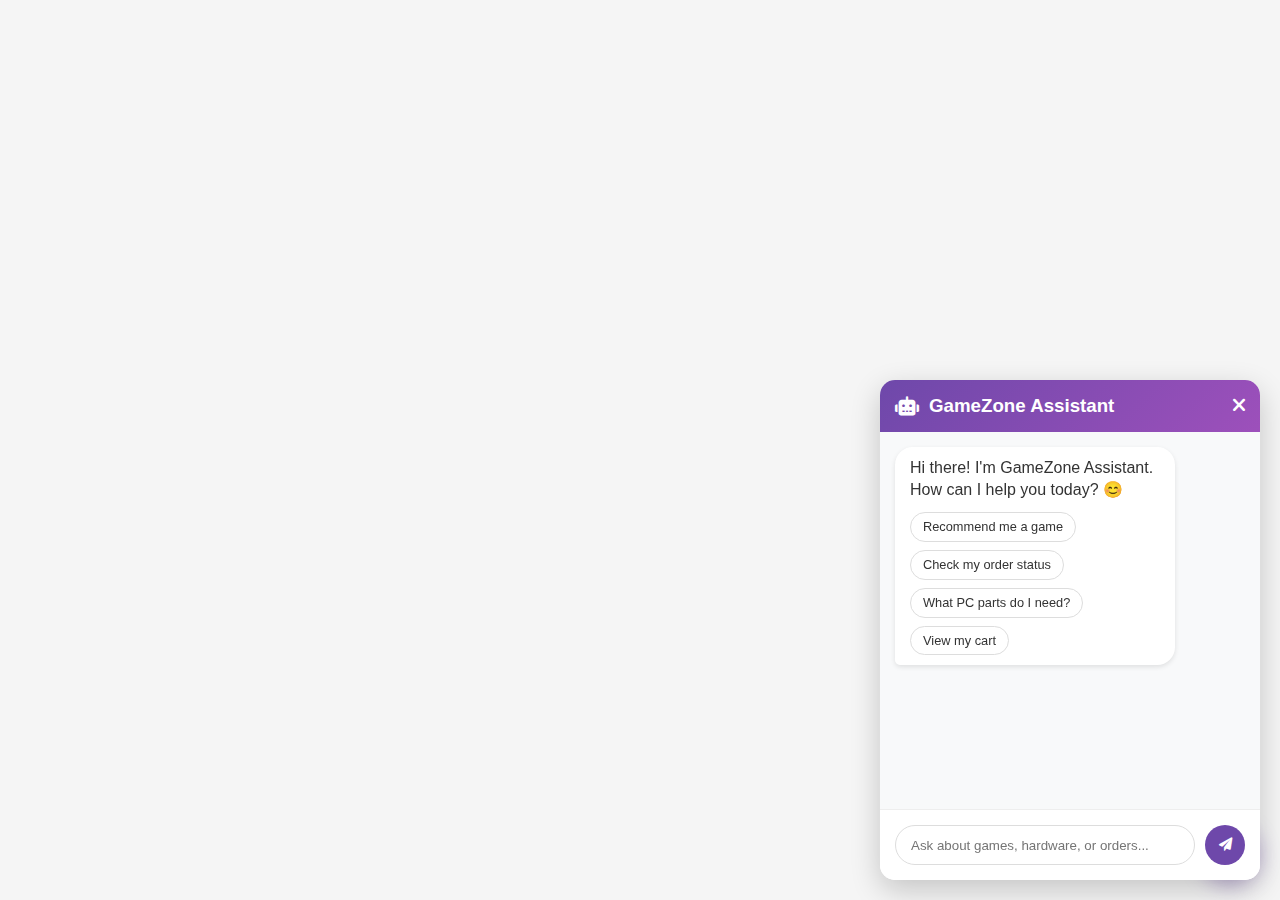
<file: GameNexus--A-Game-Store-main/pages/chatbot.html>
<!DOCTYPE html>
<html lang="en">
<head>
    <meta charset="UTF-8">
    <meta name="viewport" content="width=device-width, initial-scale=1.0">
    <title>GameZone - AI Shopping Assistant</title>
    <style>
        /* CSS Styles (updated with cart features) */
        :root {
            --primary: #6e48aa;
            --secondary: #9d50bb;
            --dark: #1a1a2e;
            --light: #f8f9fa;
            --success: #4cc9f0;
            --warning: #f8961e;
            --danger: #f72585;
        }
        
        * {
            margin: 0;
            padding: 0;
            box-sizing: border-box;
            font-family: 'Segoe UI', Tahoma, Geneva, Verdana, sans-serif;
        }
        
        body {
            background-color: #f5f5f5;
            color: #333;
        }
        
        .chatbot-container {
            position: fixed;
            bottom: 20px;
            right: 20px;
            width: 380px;
            height: 500px;
            background: white;
            border-radius: 15px;
            box-shadow: 0 10px 30px rgba(0, 0, 0, 0.2);
            display: flex;
            flex-direction: column;
            overflow: hidden;
            transform: translateY(20px);
            opacity: 0;
            transition: all 0.3s ease;
            z-index: 1000;
        }
        
        .chatbot-container.active {
            transform: translateY(0);
            opacity: 1;
        }
        
        .chatbot-header {
            background: linear-gradient(135deg, var(--primary), var(--secondary));
            color: white;
            padding: 15px;
            display: flex;
            align-items: center;
            justify-content: space-between;
        }
        
        .chatbot-header h3 {
            font-weight: 600;
            display: flex;
            align-items: center;
            gap: 10px;
        }
        
        .chatbot-header h3 i {
            font-size: 1.2rem;
        }
        
        .close-btn {
            background: none;
            border: none;
            color: white;
            font-size: 1.2rem;
            cursor: pointer;
        }
        
        .chatbot-body {
            flex: 1;
            padding: 15px;
            overflow-y: auto;
            background-color: #f8f9fa;
        }
        
        .message {
            margin-bottom: 15px;
            max-width: 80%;
            padding: 10px 15px;
            border-radius: 18px;
            line-height: 1.4;
            position: relative;
            animation: fadeIn 0.3s ease;
        }
        
        @keyframes fadeIn {
            from { opacity: 0; transform: translateY(10px); }
            to { opacity: 1; transform: translateY(0); }
        }
        
        .bot-message {
            background: white;
            color: #333;
            border-bottom-left-radius: 5px;
            align-self: flex-start;
            box-shadow: 0 2px 5px rgba(0, 0, 0, 0.1);
        }
        
        .user-message {
            background: var(--primary);
            color: white;
            border-bottom-right-radius: 5px;
            align-self: flex-end;
            margin-left: auto;
        }
        
        .quick-replies {
            display: flex;
            flex-wrap: wrap;
            gap: 8px;
            margin-top: 10px;
        }
        
        .quick-reply {
            background: white;
            border: 1px solid #ddd;
            border-radius: 20px;
            padding: 5px 12px;
            font-size: 0.8rem;
            cursor: pointer;
            transition: all 0.2s ease;
        }
        
        .quick-reply:hover {
            background: #f0f0f0;
        }
        
        .chatbot-footer {
            padding: 15px;
            border-top: 1px solid #eee;
            background: white;
        }
        
        .chatbot-input {
            display: flex;
            gap: 10px;
        }
        
        #user-input {
            flex: 1;
            padding: 10px 15px;
            border: 1px solid #ddd;
            border-radius: 30px;
            outline: none;
            transition: border 0.3s ease;
        }
        
        #user-input:focus {
            border-color: var(--primary);
        }
        
        #send-btn {
            background: var(--primary);
            color: white;
            border: none;
            border-radius: 50%;
            width: 40px;
            height: 40px;
            display: flex;
            align-items: center;
            justify-content: center;
            cursor: pointer;
            transition: background 0.3s ease;
        }
        
        #send-btn:hover {
            background: var(--secondary);
        }
        
        .chatbot-toggle {
            position: fixed;
            bottom: 20px;
            right: 20px;
            width: 60px;
            height: 60px;
            background: linear-gradient(135deg, var(--primary), var(--secondary));
            color: white;
            border-radius: 50%;
            display: flex;
            align-items: center;
            justify-content: center;
            cursor: pointer;
            box-shadow: 0 5px 20px rgba(110, 72, 170, 0.4);
            z-index: 999;
        }
        
        .chatbot-toggle i {
            font-size: 1.5rem;
        }
        
        .product-card {
            background: white;
            border-radius: 10px;
            overflow: hidden;
            box-shadow: 0 3px 10px rgba(0, 0, 0, 0.1);
            margin-top: 10px;
        }
        
        .product-image {
            height: 120px;
            background-size: cover;
            background-position: center;
        }
        
        .product-info {
            padding: 10px;
        }
        
        .product-title {
            font-weight: 600;
            margin-bottom: 5px;
        }
        
        .product-price {
            color: var(--primary);
            font-weight: bold;
            margin-bottom: 8px;
        }
        
        .product-btn {
            background: var(--primary);
            color: white;
            border: none;
            padding: 8px 12px;
            border-radius: 5px;
            cursor: pointer;
            font-size: 0.8rem;
            width: 100%;
            transition: background 0.3s ease;
        }
        
        .product-btn:hover {
            background: var(--secondary);
        }
        
        .product-btn.added {
            background: var(--success);
        }
        
        .typing-indicator {
            display: flex;
            padding: 10px 15px;
            background: white;
            border-radius: 18px;
            width: fit-content;
            box-shadow: 0 2px 5px rgba(0, 0, 0, 0.1);
            margin-bottom: 15px;
        }
        
        .typing-dot {
            width: 8px;
            height: 8px;
            background: #ccc;
            border-radius: 50%;
            margin: 0 2px;
            animation: typingAnimation 1.4s infinite ease-in-out;
        }
        
        .typing-dot:nth-child(1) { animation-delay: 0s; }
        .typing-dot:nth-child(2) { animation-delay: 0.2s; }
        .typing-dot:nth-child(3) { animation-delay: 0.4s; }
        
        @keyframes typingAnimation {
            0%, 60%, 100% { transform: translateY(0); }
            30% { transform: translateY(-5px); }
        }
        
        .system-message {
            background: #e9ecef;
            color: #495057;
            font-size: 0.8rem;
            text-align: center;
            padding: 8px;
            border-radius: 5px;
            margin: 10px 0;
        }
        
        .cart-summary {
            background: white;
            border-radius: 10px;
            padding: 10px;
            margin-top: 10px;
            box-shadow: 0 2px 5px rgba(0, 0, 0, 0.1);
        }
        
        .cart-item {
            display: flex;
            justify-content: space-between;
            padding: 5px 0;
            border-bottom: 1px solid #eee;
        }
        
        .cart-total {
            font-weight: bold;
            text-align: right;
            margin-top: 5px;
        }
        
        .checkout-btn {
            background: var(--success);
            color: white;
            border: none;
            padding: 8px 15px;
            border-radius: 5px;
            cursor: pointer;
            margin-top: 10px;
            width: 100%;
            transition: background 0.3s ease;
        }
        
        .checkout-btn:hover {
            background: #3aa8d8;
        }
        
        .cart-empty {
            color: #777;
            text-align: center;
            padding: 10px;
        }
    </style>
    <link rel="stylesheet" href="https://cdnjs.cloudflare.com/ajax/libs/font-awesome/6.0.0-beta3/css/all.min.css">
</head>
<body>
    <!-- Chatbot Toggle Button -->
    <div class="chatbot-toggle" id="chatbot-toggle">
        <i class="fas fa-robot"></i>
        <span class="cart-count" id="cart-count" style="display: none;"></span>
    </div>
    
    <!-- Chatbot Container -->
    <div class="chatbot-container" id="chatbot-container">
        <div class="chatbot-header">
            <h3><i class="fas fa-robot"></i> GameZone Assistant</h3>
            <button class="close-btn" id="close-btn"><i class="fas fa-times"></i></button>
        </div>
        <div class="chatbot-body" id="chatbot-body">
            <!-- Messages will appear here -->
        </div>
        <div class="chatbot-footer">
            <div class="chatbot-input">
                <input type="text" id="user-input" placeholder="Ask about games, hardware, or orders..." autocomplete="off">
                <button id="send-btn"><i class="fas fa-paper-plane"></i></button>
            </div>
        </div>
    </div>

    <script>
        // DOM Elements
        const chatbotToggle = document.getElementById('chatbot-toggle');
        const chatbotContainer = document.getElementById('chatbot-container');
        const closeBtn = document.getElementById('close-btn');
        const chatbotBody = document.getElementById('chatbot-body');
        const userInput = document.getElementById('user-input');
        const sendBtn = document.getElementById('send-btn');
        const cartCount = document.getElementById('cart-count');
        
        // Shopping cart
        let cart = [];
        
        // Game database (mock data)
        const games = [
            { id: 1, name: "Elden Ring", price: 59.99, platform: ["PC", "PS5", "Xbox Series X"], genre: "RPG", image: "https://image.api.playstation.com/vulcan/ap/rnd/202107/1600/aGhopp1wqkzQ6UxLzgWXUijZ.jpg" },
            { id: 2, name: "Call of Duty: Warzone", price: 0, platform: ["PC", "PS4", "PS5", "Xbox One", "Xbox Series X"], genre: "FPS", image: "https://www.callofduty.com/content/dam/atvi/callofduty/cod-touchui/warzone/common/social-share/mw-wz-social-share.jpg" },
            { id: 3, name: "Cyberpunk 2077", price: 49.99, platform: ["PC", "PS5", "Xbox Series X"], genre: "RPG", image: "https://image.api.playstation.com/vulcan/ap/rnd/202101/2923/T3sM8yXKZuyqOeVOmkDlXGx3.png" },
            { id: 4, name: "FIFA 23", price: 69.99, platform: ["PC", "PS5", "Xbox Series X"], genre: "Sports", image: "https://image.api.playstation.com/vulcan/ap/rnd/202207/1218/4xJtAB3sUF6DZsgalzHlXwZl.png" }
        ];
        
        // Hardware database (mock data)
        const hardware = [
            { id: 101, name: "NVIDIA RTX 4090", price: 1599.99, type: "GPU", image: "https://m.media-amazon.com/images/I/61uHkIUaUIL._AC_SL1500_.jpg" },
            { id: 102, name: "PlayStation 5", price: 499.99, type: "Console", image: "https://m.media-amazon.com/images/I/51zLZbEVSTL._AC_SL1500_.jpg" },
            { id: 103, name: "Razer BlackWidow V3", price: 139.99, type: "Keyboard", image: "https://m.media-amazon.com/images/I/71tG5V+8kIL._AC_SL1500_.jpg" },
            { id: 104, name: "Logitech G Pro X", price: 129.99, type: "Headset", image: "https://m.media-amazon.com/images/I/61O35otXuOL._AC_SL1500_.jpg" }
        ];
        
        // Orders database (mock data)
        const orders = [
            { id: "ORD1001", status: "Shipped", items: ["Elden Ring (PS5)", "PlayStation Plus 12-Month"], total: 109.98, tracking: "UPS #1Z12345E0205271688" },
            { id: "ORD1002", status: "Processing", items: ["NVIDIA RTX 4090"], total: 1599.99, tracking: null }
        ];
        
        // Initialize chatbot
        let isChatbotOpen = false;
        
        // Toggle chatbot visibility
        chatbotToggle.addEventListener('click', () => {
            isChatbotOpen = !isChatbotOpen;
            chatbotContainer.classList.toggle('active', isChatbotOpen);
            
            if (isChatbotOpen) {
                // Add welcome message if first time opening
                if (chatbotBody.children.length === 0) {
                    addBotMessage("Hi there! I'm GameZone Assistant. How can I help you today? 😊", [
                        "Recommend me a game",
                        "Check my order status",
                        "What PC parts do I need?",
                        "View my cart"
                    ]);
                }
            }
        });
        
        closeBtn.addEventListener('click', () => {
            isChatbotOpen = false;
            chatbotContainer.classList.remove('active');
        });
        
        // Send message on button click
        sendBtn.addEventListener('click', sendMessage);
        
        // Send message on Enter key
        userInput.addEventListener('keypress', (e) => {
            if (e.key === 'Enter') {
                sendMessage();
            }
        });
        
        // Function to send a message
        function sendMessage() {
            const message = userInput.value.trim();
            if (message === '') return;
            
            addUserMessage(message);
            userInput.value = '';
            
            // Show typing indicator
            showTypingIndicator();
            
            // Simulate bot thinking time
            setTimeout(() => {
                // Remove typing indicator
                removeTypingIndicator();
                
                // Process the message and generate response
                processUserMessage(message);
            }, 1000 + Math.random() * 2000);
        }
        
        // Function to show typing indicator
        function showTypingIndicator() {
            const typingIndicator = document.createElement('div');
            typingIndicator.className = 'typing-indicator';
            typingIndicator.innerHTML = `
                <div class="typing-dot"></div>
                <div class="typing-dot"></div>
                <div class="typing-dot"></div>
            `;
            chatbotBody.appendChild(typingIndicator);
            chatbotBody.scrollTop = chatbotBody.scrollHeight;
        }
        
        // Function to remove typing indicator
        function removeTypingIndicator() {
            const typingIndicators = document.querySelectorAll('.typing-indicator');
            typingIndicators.forEach(indicator => {
                chatbotBody.removeChild(indicator);
            });
        }
        
        // Function to add a user message to the chat
        function addUserMessage(text) {
            const messageElement = document.createElement('div');
            messageElement.className = 'message user-message';
            messageElement.textContent = text;
            chatbotBody.appendChild(messageElement);
            chatbotBody.scrollTop = chatbotBody.scrollHeight;
        }
        
        // Function to add a bot message to the chat
        function addBotMessage(text, quickReplies = []) {
            const messageElement = document.createElement('div');
            messageElement.className = 'message bot-message';
            messageElement.innerHTML = text;
            
            if (quickReplies.length > 0) {
                const quickRepliesContainer = document.createElement('div');
                quickRepliesContainer.className = 'quick-replies';
                
                quickReplies.forEach(reply => {
                    const quickReply = document.createElement('div');
                    quickReply.className = 'quick-reply';
                    quickReply.textContent = reply;
                    quickReply.addEventListener('click', () => {
                        addUserMessage(reply);
                        showTypingIndicator();
                        setTimeout(() => {
                            removeTypingIndicator();
                            processUserMessage(reply);
                        }, 1000 + Math.random() * 2000);
                    });
                    
                    quickRepliesContainer.appendChild(quickReply);
                });
                
                messageElement.appendChild(quickRepliesContainer);
            }
            
            chatbotBody.appendChild(messageElement);
            chatbotBody.scrollTop = chatbotBody.scrollHeight;
        }
        
        // Function to add a product card to the chat
        function addProductCard(product) {
            const isInCart = cart.some(item => item.id === product.id);
            
            const productCard = document.createElement('div');
            productCard.className = 'product-card';
            productCard.innerHTML = `
                <div class="product-image" style="background-image: url('${product.image}')"></div>
                <div class="product-info">
                    <div class="product-title">${product.name}</div>
                    <div class="product-price">$${product.price.toFixed(2)}</div>
                    <button class="product-btn ${isInCart ? 'added' : ''}" 
                            onclick="addToCart(${product.id}, this)">
                        ${isInCart ? '✓ Added to Cart' : 'Add to Cart'}
                    </button>
                </div>
            `;
            
            const messageElement = document.createElement('div');
            messageElement.className = 'message bot-message';
            messageElement.appendChild(productCard);
            chatbotBody.appendChild(messageElement);
            chatbotBody.scrollTop = chatbotBody.scrollHeight;
        }
        
        // Function to add item to cart
        window.addToCart = function(productId, buttonElement) {
            const product = [...games, ...hardware].find(p => p.id === productId);
            
            if (!product) return;
            
            // Check if product is already in cart
            const existingItemIndex = cart.findIndex(item => item.id === productId);
            
            if (existingItemIndex >= 0) {
                // Item already in cart - remove it
                cart.splice(existingItemIndex, 1);
                if (buttonElement) {
                    buttonElement.classList.remove('added');
                    buttonElement.textContent = 'Add to Cart';
                }
                addSystemMessage(`Removed ${product.name} from your cart.`);
            } else {
                // Add new item to cart
                cart.push({
                    id: product.id,
                    name: product.name,
                    price: product.price,
                    image: product.image,
                    quantity: 1
                });
                if (buttonElement) {
                    buttonElement.classList.add('added');
                    buttonElement.textContent = '✓ Added to Cart';
                }
                addSystemMessage(`Added ${product.name} to your cart!`);
            }
            
            // Update cart count
            updateCartCount();
        }
        
        // Function to update cart count display
        function updateCartCount() {
            if (cart.length > 0) {
                cartCount.textContent = cart.length;
                cartCount.style.display = 'flex';
                cartCount.style.position = 'absolute';
                cartCount.style.top = '-5px';
                cartCount.style.right = '-5px';
                cartCount.style.background = 'var(--danger)';
                cartCount.style.color = 'white';
                cartCount.style.borderRadius = '50%';
                cartCount.style.width = '20px';
                cartCount.style.height = '20px';
                cartCount.style.justifyContent = 'center';
                cartCount.style.alignItems = 'center';
                cartCount.style.fontSize = '12px';
            } else {
                cartCount.style.display = 'none';
            }
        }
        
        // Function to display cart contents
        function showCart() {
            if (cart.length === 0) {
                addBotMessage("Your cart is currently empty. Can I help you find something?");
                return;
            }
            
            let cartHTML = '<div class="cart-summary"><h4>Your Cart</h4>';
            
            let total = 0;
            cart.forEach(item => {
                cartHTML += `
                    <div class="cart-item">
                        <span>${item.name}</span>
                        <span>$${item.price.toFixed(2)}</span>
                    </div>
                `;
                total += item.price;
            });
            
            cartHTML += `
                <div class="cart-total">Total: $${total.toFixed(2)}</div>
                <button class="checkout-btn" onclick="proceedToCheckout()">Proceed to Checkout</button>
            </div>
            `;
            
            addBotMessage(cartHTML);
        }
        
        // Function to proceed to checkout
        window.proceedToCheckout = function() {
            if (cart.length === 0) return;
            
            addSystemMessage("Redirecting to checkout...");
            
            // In a real implementation, this would redirect to your checkout page
            // For this demo, we'll simulate it
            setTimeout(() => {
                addBotMessage("You would now be taken to the secure checkout page. Would you like to continue shopping?", [
                    "Yes, show me more games",
                    "No, I'm done"
                ]);
                
                // Clear cart after checkout
                cart = [];
                updateCartCount();
            }, 1500);
        }
        
        // Function to process user messages and generate responses
        function processUserMessage(message) {
            const lowerMessage = message.toLowerCase();
            
            // Check for greetings
            if (lowerMessage.includes('hi') || lowerMessage.includes('hello') || lowerMessage.includes('hey')) {
                addBotMessage("Hello again! How can I assist you with your gaming needs today? 🎮", [
                    "Looking for a new game",
                    "Need PC hardware advice",
                    "Check my order status",
                    "View my cart"
                ]);
                return;
            }
            
            // Check for cart-related messages
            if (lowerMessage.includes('cart') || lowerMessage.includes('basket') || lowerMessage.includes('view my cart')) {
                showCart();
                if (cart.length > 0) {
                    addBotMessage("Would you like to continue shopping or proceed to checkout?", [
                        "Show me more games",
                        "Show me hardware",
                        "Proceed to checkout"
                    ]);
                }
                return;
            }
            
            // Check for checkout messages
            if (lowerMessage.includes('checkout') || lowerMessage.includes('proceed to checkout')) {
                proceedToCheckout();
                return;
            }
            
            // Check for game recommendations
            if (lowerMessage.includes('game') || lowerMessage.includes('recommend') || lowerMessage.includes('suggest')) {
                if (lowerMessage.includes('rpg')) {
                    const rpgGames = games.filter(game => game.genre === "RPG");
                    addBotMessage("Here are some great RPG games you might enjoy:");
                    rpgGames.forEach(game => addProductCard(game));
                    addBotMessage("Would you like recommendations for other genres?", [
                        "FPS games",
                        "Sports games",
                        "View my cart",
                        "No thanks"
                    ]);
                } else if (lowerMessage.includes('fps')) {
                    const fpsGames = games.filter(game => game.genre === "FPS");
                    addBotMessage("Check out these popular FPS games:");
                    fpsGames.forEach(game => addProductCard(game));
                } else if (lowerMessage.includes('sports')) {
                    const sportsGames = games.filter(game => game.genre === "Sports");
                    addBotMessage("Here are some exciting sports games:");
                    sportsGames.forEach(game => addProductCard(game));
                } else {
                    addBotMessage("What type of games are you interested in? 🎮", [
                        "RPG games",
                        "FPS games",
                        "Sports games",
                        "View my cart"
                    ]);
                }
                return;
            }
            
            // Check for hardware questions
            if (lowerMessage.includes('hardware') || lowerMessage.includes('pc') || lowerMessage.includes('setup') || 
                lowerMessage.includes('gpu') || lowerMessage.includes('cpu') || lowerMessage.includes('headset') || 
                lowerMessage.includes('keyboard') || lowerMessage.includes('mouse')) {
                
                if (lowerMessage.includes('headset')) {
                    const headsets = hardware.filter(item => item.type === "Headset");
                    addBotMessage("Here are our top gaming headsets:");
                    headsets.forEach(item => addProductCard(item));
                } else if (lowerMessage.includes('gpu') || lowerMessage.includes('graphics')) {
                    const gpus = hardware.filter(item => item.type === "GPU");
                    addBotMessage("Check out these powerful GPUs for gaming:");
                    gpus.forEach(item => addProductCard(item));
                } else if (lowerMessage.includes('console')) {
                    const consoles = hardware.filter(item => item.type === "Console");
                    addBotMessage("Here are the latest gaming consoles:");
                    consoles.forEach(item => addProductCard(item));
                } else {
                    addBotMessage("What hardware are you looking for? 💻", [
                        "Graphics cards",
                        "Gaming headsets",
                        "Gaming consoles",
                        "View my cart"
                    ]);
                }
                return;
            }
            
            // Check for order status
            if (lowerMessage.includes('order') || lowerMessage.includes('status') || lowerMessage.includes('track')) {
                if (lowerMessage.includes('1001')) {
                    const order = orders.find(o => o.id === "ORD1001");
                    addBotMessage(`Order #${order.id} is ${order.status}.<br>Items: ${order.items.join(', ')}<br>Total: $${order.total.toFixed(2)}<br>Tracking: ${order.tracking}`);
                } else if (lowerMessage.includes('1002')) {
                    const order = orders.find(o => o.id === "ORD1002");
                    addBotMessage(`Order #${order.id} is ${order.status}.<br>Items: ${order.items.join(', ')}<br>Total: $${order.total.toFixed(2)}`);
                } else {
                    addBotMessage("I can check your order status. Please provide your order number or choose from recent orders:", [
                        "ORD1001",
                        "ORD1002",
                        "View my cart"
                    ]);
                }
                return;
            }
            
            // Check for compatibility questions
            if (lowerMessage.includes('run') || lowerMessage.includes('compatib') || lowerMessage.includes('requirement')) {
                if (lowerMessage.includes('cyberpunk')) {
                    addBotMessage("To run Cyberpunk 2077 at recommended settings, you'll need:<br><br>" +
                        "• OS: Windows 10 64-bit<br>" +
                        "• CPU: Intel Core i7-4790 or AMD Ryzen 3 3200G<br>" +
                        "• RAM: 12GB<br>" +
                        "• GPU: GTX 1060 6GB / GTX 1660 Super or Radeon RX 590<br>" +
                        "• Storage: 70GB SSD<br><br>" +
                        "Would you like me to recommend hardware upgrades?", [
                            "Yes, show me GPUs",
                            "No thanks",
                            "View my cart"
                        ]);
                } else if (lowerMessage.includes('elden ring')) {
                    addBotMessage("Elden Ring system requirements:<br><br>" +
                        "Minimum:<br>" +
                        "• OS: Windows 10<br>" +
                        "• CPU: Intel Core i5-8400 or AMD Ryzen 3 3300X<br>" +
                        "• RAM: 12GB<br>" +
                        "• GPU: NVIDIA GeForce GTX 1060 3GB or AMD Radeon RX 580 4GB<br><br>" +
                        "Recommended:<br>" +
                        "• GPU: NVIDIA GeForce GTX 1070 8GB or AMD Radeon RX Vega 56 8GB");
                } else {
                    addBotMessage("I can check game compatibility. Which game are you wondering about?", [
                        "Cyberpunk 2077",
                        "Elden Ring",
                        "Call of Duty: Warzone",
                        "View my cart"
                    ]);
                }
                return;
            }
            
            // Default response
            addBotMessage("I'm not sure I understand. How can I help you with your gaming needs?", [
                "Game recommendations",
                "Hardware advice",
                "Order status",
                "View my cart"
            ]);
        }
        
        // Function to add system messages
        function addSystemMessage(text) {
            const messageElement = document.createElement('div');
            messageElement.className = 'system-message';
            messageElement.textContent = text;
            chatbotBody.appendChild(messageElement);
            chatbotBody.scrollTop = chatbotBody.scrollHeight;
        }
        
        // Initialize with welcome message when opened for the first time
        chatbotToggle.click();
    </script>
</body>
</html>
</file>
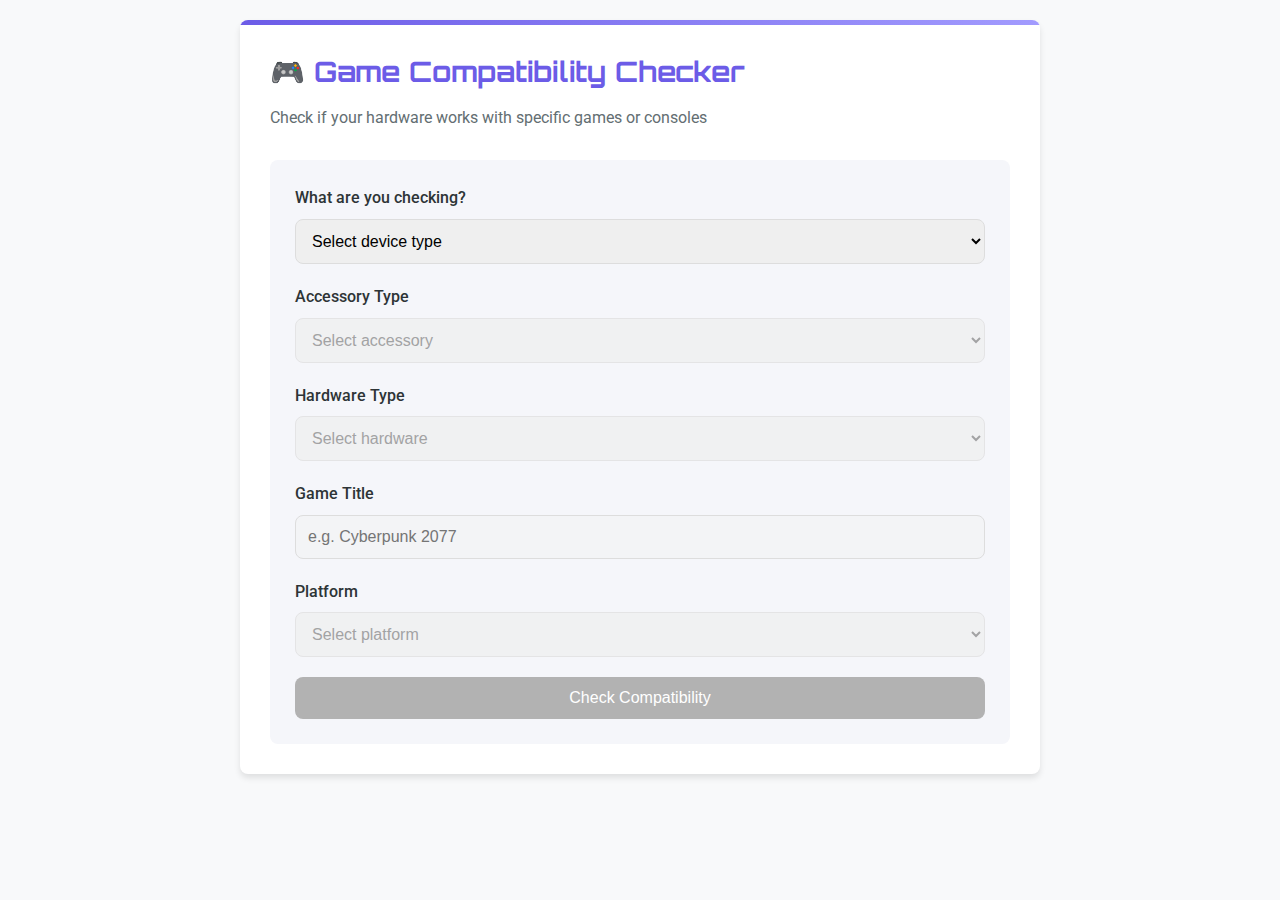
<file: GameNexus--A-Game-Store-main/pages/checker.html>
<!DOCTYPE html>
<html lang="en">
<head>
    <meta charset="UTF-8">
    <meta name="viewport" content="width=device-width, initial-scale=1.0">
    <title>Game Compatibility Checker</title>
    <style>
        :root {
            --primary-color: #6c5ce7;
            --secondary-color: #a29bfe;
            --dark-color: #2d3436;
            --light-color: #f5f6fa;
            --success-color: #00b894;
            --warning-color: #fdcb6e;
            --error-color: #d63031;
            --border-radius: 8px;
            --box-shadow: 0 4px 6px rgba(0, 0, 0, 0.1);
        }

        * {
            margin: 0;
            padding: 0;
            box-sizing: border-box;
        }

        body {
            font-family: 'Roboto', sans-serif;
            background-color: #f8f9fa;
            color: var(--dark-color);
            line-height: 1.6;
            padding: 20px;
        }

        .compatibility-checker {
            max-width: 800px;
            margin: 0 auto;
            background-color: white;
            border-radius: var(--border-radius);
            box-shadow: var(--box-shadow);
            padding: 30px;
            position: relative;
            overflow: hidden;
        }

        .compatibility-checker::before {
            content: '';
            position: absolute;
            top: 0;
            left: 0;
            width: 100%;
            height: 5px;
            background: linear-gradient(90deg, var(--primary-color), var(--secondary-color));
        }

        h1 {
            font-family: 'Orbitron', sans-serif;
            color: var(--primary-color);
            margin-bottom: 10px;
            font-size: 28px;
        }

        .subtitle {
            color: #636e72;
            margin-bottom: 30px;
            font-size: 16px;
        }

        .checker-container {
            display: flex;
            flex-direction: column;
            gap: 20px;
        }

        .input-section, .results-section {
            background-color: var(--light-color);
            padding: 25px;
            border-radius: var(--border-radius);
        }

        .form-group {
            margin-bottom: 20px;
        }

        label {
            display: block;
            margin-bottom: 8px;
            font-weight: 500;
            color: var(--dark-color);
        }

        .form-control {
            width: 100%;
            padding: 12px;
            border: 1px solid #ddd;
            border-radius: var(--border-radius);
            font-size: 16px;
            transition: border-color 0.3s;
        }

        .form-control:focus {
            outline: none;
            border-color: var(--primary-color);
        }

        .check-button {
            background-color: var(--primary-color);
            color: white;
            border: none;
            padding: 12px 25px;
            border-radius: var(--border-radius);
            font-size: 16px;
            font-weight: 500;
            cursor: pointer;
            transition: background-color 0.3s;
            width: 100%;
        }

        .check-button:hover {
            background-color: #5649d1;
        }

        .check-button:disabled {
            background-color: #b2b2b2;
            cursor: not-allowed;
        }

        .hidden {
            display: none;
        }

        .result-header {
            display: flex;
            justify-content: space-between;
            align-items: center;
            margin-bottom: 20px;
            padding-bottom: 15px;
            border-bottom: 1px solid #ddd;
        }

        .compatibility-score {
            background-color: var(--primary-color);
            color: white;
            padding: 10px 15px;
            border-radius: var(--border-radius);
            font-weight: bold;
            font-size: 18px;
        }

        .result-details {
            display: grid;
            grid-template-columns: 1fr 1fr;
            gap: 15px;
            margin-bottom: 25px;
        }

        .result-item {
            display: flex;
            flex-direction: column;
        }

        .full-width {
            grid-column: span 2;
        }

        .result-label {
            font-weight: 500;
            color: #636e72;
            font-size: 14px;
        }

        .result-value {
            font-size: 16px;
            margin-top: 5px;
        }

        .recommendations {
            margin-top: 30px;
        }

        .recommendations h3 {
            margin-bottom: 15px;
            color: var(--dark-color);
        }

        .products-grid {
            display: grid;
            grid-template-columns: repeat(auto-fill, minmax(150px, 1fr));
            gap: 15px;
        }

        .product-card {
            background-color: white;
            border-radius: var(--border-radius);
            padding: 15px;
            box-shadow: var(--box-shadow);
            text-align: center;
            transition: transform 0.3s;
        }

        .product-card:hover {
            transform: translateY(-5px);
        }

        .product-card img {
            width: 100%;
            height: 100px;
            object-fit: contain;
            margin-bottom: 10px;
        }

        .product-card h4 {
            font-size: 14px;
            margin-bottom: 5px;
        }

        .product-card .price {
            color: var(--primary-color);
            font-weight: bold;
            font-size: 16px;
        }

        @media (max-width: 768px) {
            .compatibility-checker {
                padding: 20px;
            }
            
            .result-details {
                grid-template-columns: 1fr;
            }
            
            .full-width {
                grid-column: span 1;
            }
            
            .products-grid {
                grid-template-columns: repeat(2, 1fr);
            }
        }

        @keyframes fadeIn {
            from { opacity: 0; transform: translateY(20px); }
            to { opacity: 1; transform: translateY(0); }
        }

        .results-section {
            animation: fadeIn 0.5s ease-out;
        }
    </style>
    <link href="https://fonts.googleapis.com/css2?family=Roboto:wght@400;500;700&family=Orbitron:wght@500;700&display=swap" rel="stylesheet">
</head>
<body>
    <div class="compatibility-checker">
        <h1><span class="game-icon">🎮</span> Game Compatibility Checker</h1>
        <p class="subtitle">Check if your hardware works with specific games or consoles</p>
        
        <div class="checker-container">
            <div class="input-section">
                <div class="form-group">
                    <label for="device-type">What are you checking?</label>
                    <select id="device-type" class="form-control">
                        <option value="">Select device type</option>
                        <option value="accessory">Gaming Accessory</option>
                        <option value="hardware">PC Hardware</option>
                        <option value="game">Game Compatibility</option>
                    </select>
                </div>

                <div class="form-group" id="accessory-group">
                    <label for="accessory-type">Accessory Type</label>
                    <select id="accessory-type" class="form-control" disabled>
                        <option value="">Select accessory</option>
                        <option value="controller">Controller</option>
                        <option value="headset">Headset</option>
                        <option value="keyboard">Keyboard</option>
                        <option value="mouse">Mouse</option>
                    </select>
                </div>

                <div class="form-group" id="hardware-group">
                    <label for="hardware-type">Hardware Type</label>
                    <select id="hardware-type" class="form-control" disabled>
                        <option value="">Select hardware</option>
                        <option value="gpu">Graphics Card (GPU)</option>
                        <option value="cpu">Processor (CPU)</option>
                        <option value="ram">Memory (RAM)</option>
                        <option value="storage">Storage</option>
                    </select>
                </div>

                <div class="form-group" id="game-group">
                    <label for="game-name">Game Title</label>
                    <input type="text" id="game-name" class="form-control" placeholder="e.g. Cyberpunk 2077" disabled>
                </div>

                <div class="form-group" id="platform-group">
                    <label for="platform">Platform</label>
                    <select id="platform" class="form-control" disabled>
                        <option value="">Select platform</option>
                        <option value="pc">PC</option>
                        <option value="ps5">PlayStation 5</option>
                        <option value="xbox-series-x">Xbox Series X</option>
                        <option value="nintendo-switch">Nintendo Switch</option>
                    </select>
                </div>

                <button id="check-btn" class="check-button" disabled>Check Compatibility</button>
            </div>

            <div class="results-section hidden" id="results-section">
                <div class="result-header">
                    <h2>Compatibility Results</h2>
                    <div class="compatibility-score">
                        <span id="score-value">0</span>% Match
                    </div>
                </div>

                <div class="result-details">
                    <div class="result-item">
                        <span class="result-label">Device:</span>
                        <span id="result-device" class="result-value">-</span>
                    </div>
                    <div class="result-item">
                        <span class="result-label">Platform:</span>
                        <span id="result-platform" class="result-value">-</span>
                    </div>
                    <div class="result-item">
                        <span class="result-label">Status:</span>
                        <span id="result-status" class="result-value">-</span>
                    </div>
                    <div class="result-item full-width">
                        <span class="result-label">Details:</span>
                        <span id="result-details" class="result-value">-</span>
                    </div>
                </div>

                <div class="recommendations hidden" id="recommendations">
                    <h3>Recommended Products</h3>
                    <div class="products-grid" id="products-grid">
                        <!-- Products will be inserted here by JavaScript -->
                    </div>
                </div>

                <button id="new-check-btn" class="check-button">Perform New Check</button>
            </div>
        </div>
    </div>

    <script>
        // Sample database of compatibility information
        const compatibilityDB = {
            // Accessories compatibility
            accessories: {
                controller: {
                    'pc': { compatible: true, score: 90, details: 'Works with most PC games via USB or Bluetooth. Some games may require additional software.' },
                    'ps5': { compatible: true, score: 100, details: 'Fully compatible with PlayStation 5. All features supported.' },
                    'xbox-series-x': { compatible: true, score: 100, details: 'Fully compatible with Xbox Series X. Best performance guaranteed.' },
                    'nintendo-switch': { compatible: false, score: 30, details: 'Limited compatibility. Only works with certain Switch games.' }
                },
                headset: {
                    'pc': { compatible: true, score: 95, details: 'Works with all PC configurations. May need drivers for advanced features.' },
                    'ps5': { compatible: true, score: 85, details: 'Works with PS5 but some features like 3D audio might be limited.' },
                    'xbox-series-x': { compatible: true, score: 80, details: 'Compatible but may require adapter for full functionality.' },
                    'nintendo-switch': { compatible: true, score: 70, details: 'Works with Switch in handheld mode. Dock mode may require USB adapter.' }
                },
                keyboard: {
                    'pc': { compatible: true, score: 100, details: 'Fully compatible with all PC systems.' },
                    'ps5': { compatible: true, score: 60, details: 'Works for text input but not for gaming on PS5.' },
                    'xbox-series-x': { compatible: false, score: 20, details: 'Not supported for gaming on Xbox consoles.' },
                    'nintendo-switch': { compatible: false, score: 10, details: 'Not compatible with Nintendo Switch.' }
                },
                mouse: {
                    'pc': { compatible: true, score: 100, details: 'Fully compatible with all PC systems.' },
                    'ps5': { compatible: false, score: 5, details: 'Not supported for gaming on PS5.' },
                    'xbox-series-x': { compatible: false, score: 5, details: 'Not supported for gaming on Xbox consoles.' },
                    'nintendo-switch': { compatible: false, score: 5, details: 'Not compatible with Nintendo Switch.' }
                }
            },
            
            // Hardware compatibility
            hardware: {
                gpu: {
                    'pc': { 
                        'Cyberpunk 2077': { compatible: true, score: 85, details: 'Meets recommended requirements for 1080p gameplay.' },
                        'Elden Ring': { compatible: true, score: 90, details: 'Exceeds minimum requirements for smooth gameplay.' },
                        'Call of Duty: Warzone': { compatible: true, score: 75, details: 'Meets minimum requirements but may need settings adjusted.' }
                    }
                },
                cpu: {
                    'pc': {
                        'Cyberpunk 2077': { compatible: true, score: 80, details: 'Meets minimum requirements but may bottleneck high-end GPUs.' },
                        'Elden Ring': { compatible: true, score: 95, details: 'Exceeds recommended requirements for optimal performance.' },
                        'Call of Duty: Warzone': { compatible: true, score: 70, details: 'Barely meets minimum requirements. Consider upgrading.' }
                    }
                },
                ram: {
                    'pc': {
                        'Cyberpunk 2077': { compatible: true, score: 90, details: '16GB is perfect for this game at high settings.' },
                        'Elden Ring': { compatible: true, score: 85, details: '16GB is more than enough for smooth gameplay.' },
                        'Call of Duty: Warzone': { compatible: true, score: 80, details: 'Meets requirements but more RAM would help with multitasking.' }
                    }
                },
                storage: {
                    'pc': {
                        'Cyberpunk 2077': { compatible: true, score: 100, details: 'SSD highly recommended for best loading times.' },
                        'Elden Ring': { compatible: true, score: 95, details: 'SSD will significantly improve loading times.' },
                        'Call of Duty: Warzone': { compatible: true, score: 90, details: 'SSD recommended for faster map loading.' }
                    }
                }
            },
            
            // Game compatibility
            games: {
                'Cyberpunk 2077': {
                    'pc': { compatible: true, score: 100, details: 'Fully compatible with PC. Check hardware requirements for optimal performance.' },
                    'ps5': { compatible: true, score: 100, details: 'Native PS5 version available with all enhancements.' },
                    'xbox-series-x': { compatible: true, score: 100, details: 'Native Xbox Series X version available with all enhancements.' },
                    'nintendo-switch': { compatible: false, score: 0, details: 'Not available on Nintendo Switch.' }
                },
                'Elden Ring': {
                    'pc': { compatible: true, score: 95, details: 'Fully compatible but performance may vary based on hardware.' },
                    'ps5': { compatible: true, score: 100, details: 'Runs perfectly on PS5 with performance or quality modes.' },
                    'xbox-series-x': { compatible: true, score: 100, details: 'Runs perfectly on Xbox Series X with performance or quality modes.' },
                    'nintendo-switch': { compatible: false, score: 0, details: 'Not available on Nintendo Switch.' }
                },
                'Call of Duty: Warzone': {
                    'pc': { compatible: true, score: 100, details: 'Fully compatible but requires significant storage space.' },
                    'ps5': { compatible: true, score: 100, details: 'Native PS5 version available with 120Hz support.' },
                    'xbox-series-x': { compatible: true, score: 100, details: 'Native Xbox Series X version available with 120Hz support.' },
                    'nintendo-switch': { compatible: false, score: 0, details: 'Not available on Nintendo Switch.' }
                }
            }
        };

        // Sample product recommendations
        const productRecommendations = {
            'controller': [
                { name: 'Pro Gaming Controller', price: '$59.99', image: 'https://via.placeholder.com/150?text=Controller' },
                { name: 'Wireless Elite Controller', price: '$129.99', image: 'https://via.placeholder.com/150?text=Elite+Controller' },
                { name: 'Compact Travel Controller', price: '$39.99', image: 'https://via.placeholder.com/150?text=Travel+Controller' }
            ],
            'headset': [
                { name: 'Surround Sound Headset', price: '$89.99', image: 'https://via.placeholder.com/150?text=Gaming+Headset' },
                { name: 'Wireless Gaming Headset', price: '$149.99', image: 'https://via.placeholder.com/150?text=Wireless+Headset' },
                { name: 'Budget Gaming Headphones', price: '$49.99', image: 'https://via.placeholder.com/150?text=Budget+Headset' }
            ],
            'gpu': [
                { name: 'RTX 3080 Graphics Card', price: '$799.99', image: 'https://via.placeholder.com/150?text=RTX+3080' },
                { name: 'RX 6800 XT GPU', price: '$649.99', image: 'https://via.placeholder.com/150?text=RX+6800' },
                { name: 'Budget Gaming GPU', price: '$299.99', image: 'https://via.placeholder.com/150?text=Budget+GPU' }
            ],
            'cpu': [
                { name: 'Intel Core i9-12900K', price: '$599.99', image: 'https://via.placeholder.com/150?text=i9-12900K' },
                { name: 'AMD Ryzen 9 5900X', price: '$549.99', image: 'https://via.placeholder.com/150?text=Ryzen+9' },
                { name: 'Mid-Range Processor', price: '$299.99', image: 'https://via.placeholder.com/150?text=Mid+CPU' }
            ]
        };

        // DOM elements
        const deviceTypeSelect = document.getElementById('device-type');
        const accessoryTypeSelect = document.getElementById('accessory-type');
        const hardwareTypeSelect = document.getElementById('hardware-type');
        const gameNameInput = document.getElementById('game-name');
        const platformSelect = document.getElementById('platform');
        const checkButton = document.getElementById('check-btn');
        const newCheckButton = document.getElementById('new-check-btn');
        const resultsSection = document.getElementById('results-section');
        const inputSection = document.querySelector('.input-section');

        // Result elements
        const scoreValue = document.getElementById('score-value');
        const resultDevice = document.getElementById('result-device');
        const resultPlatform = document.getElementById('result-platform');
        const resultStatus = document.getElementById('result-status');
        const resultDetails = document.getElementById('result-details');
        const productsGrid = document.getElementById('products-grid');
        const recommendationsSection = document.getElementById('recommendations');

        // Event listeners
        deviceTypeSelect.addEventListener('change', handleDeviceTypeChange);
        checkButton.addEventListener('click', checkCompatibility);
        newCheckButton.addEventListener('click', resetChecker);

        // Enable/disable form elements based on device type selection
        function handleDeviceTypeChange() {
            const deviceType = deviceTypeSelect.value;
            
            // Reset all optional fields
            accessoryTypeSelect.disabled = true;
            hardwareTypeSelect.disabled = true;
            gameNameInput.disabled = true;
            platformSelect.disabled = true;
            checkButton.disabled = true;
            
            // Enable relevant fields based on selection
            if (deviceType === 'accessory') {
                accessoryTypeSelect.disabled = false;
                platformSelect.disabled = false;
            } else if (deviceType === 'hardware') {
                hardwareTypeSelect.disabled = false;
                gameNameInput.disabled = false;
            } else if (deviceType === 'game') {
                gameNameInput.disabled = false;
                platformSelect.disabled = false;
            }
            
            // Enable platform select for all except hardware (which is PC only)
            if (deviceType && deviceType !== 'hardware') {
                platformSelect.disabled = false;
            }
            
            // Enable check button when all required fields are filled
            if (deviceType) {
                checkButton.disabled = false;
            }
        }

        // Check compatibility based on user input
        function checkCompatibility() {
            const deviceType = deviceTypeSelect.value;
            let compatibilityResult = null;
            let deviceName = '';
            let platform = platformSelect.value;
            
            // Get compatibility data based on device type
            if (deviceType === 'accessory') {
                const accessoryType = accessoryTypeSelect.value;
                deviceName = accessoryTypeSelect.options[accessoryTypeSelect.selectedIndex].text;
                compatibilityResult = compatibilityDB.accessories[accessoryType][platform];
            } 
            else if (deviceType === 'hardware') {
                const hardwareType = hardwareTypeSelect.value;
                const gameName = gameNameInput.value.trim();
                deviceName = hardwareTypeSelect.options[hardwareTypeSelect.selectedIndex].text;
                
                // For hardware, we check against specific games (PC only)
                if (gameName && compatibilityDB.hardware[hardwareType]['pc'][gameName]) {
                    compatibilityResult = compatibilityDB.hardware[hardwareType]['pc'][gameName];
                    platform = 'pc';
                } else {
                    compatibilityResult = { compatible: false, score: 0, details: 'No compatibility data available for this hardware/game combination.' };
                }
            }
            else if (deviceType === 'game') {
                const gameName = gameNameInput.value.trim();
                deviceName = gameName;
                
                if (gameName && compatibilityDB.games[gameName] && compatibilityDB.games[gameName][platform]) {
                    compatibilityResult = compatibilityDB.games[gameName][platform];
                } else {
                    compatibilityResult = { compatible: false, score: 0, details: 'No compatibility data available for this game/platform combination.' };
                }
            }
            
            // Display results
            displayResults(deviceName, platform, compatibilityResult);
            
            // Show recommendations if available
            if (compatibilityResult.score < 80) {
                showRecommendations(deviceType === 'accessory' ? accessoryTypeSelect.value : hardwareTypeSelect.value);
            } else {
                recommendationsSection.classList.add('hidden');
            }
            
            // Hide input section and show results
            inputSection.classList.add('hidden');
            resultsSection.classList.remove('hidden');
        }

        // Display compatibility results
        function displayResults(device, platform, result) {
            scoreValue.textContent = result.score;
            resultDevice.textContent = device;
            resultPlatform.textContent = platformSelect.options[platformSelect.selectedIndex].text;
            
            // Update score color based on value
            if (result.score >= 80) {
                scoreValue.style.color = '#00b894'; // Green
                resultStatus.textContent = 'Fully Compatible';
                resultStatus.style.color = '#00b894';
            } else if (result.score >= 50) {
                scoreValue.style.color = '#fdcb6e'; // Yellow
                resultStatus.textContent = 'Partially Compatible';
                resultStatus.style.color = '#fdcb6e';
            } else {
                scoreValue.style.color = '#d63031'; // Red
                resultStatus.textContent = 'Not Compatible';
                resultStatus.style.color = '#d63031';
            }
            
            resultDetails.textContent = result.details;
        }

        // Show product recommendations
        function showRecommendations(category) {
            if (productRecommendations[category]) {
                productsGrid.innerHTML = '';
                
                productRecommendations[category].forEach(product => {
                    const productCard = document.createElement('div');
                    productCard.className = 'product-card';
                    productCard.innerHTML = `
                        <img src="${product.image}" alt="${product.name}">
                        <h4>${product.name}</h4>
                        <div class="price">${product.price}</div>
                    `;
                    productsGrid.appendChild(productCard);
                });
                
                recommendationsSection.classList.remove('hidden');
            }
        }

        // Reset the checker for a new search
        function resetChecker() {
            // Reset form
            deviceTypeSelect.value = '';
            accessoryTypeSelect.value = '';
            hardwareTypeSelect.value = '';
            gameNameInput.value = '';
            platformSelect.value = '';
            
            // Reset UI
            inputSection.classList.remove('hidden');
            resultsSection.classList.add('hidden');
            recommendationsSection.classList.add('hidden');
            
            // Reset fields
            handleDeviceTypeChange();
        }
    </script>
</body>
</html>
</file>
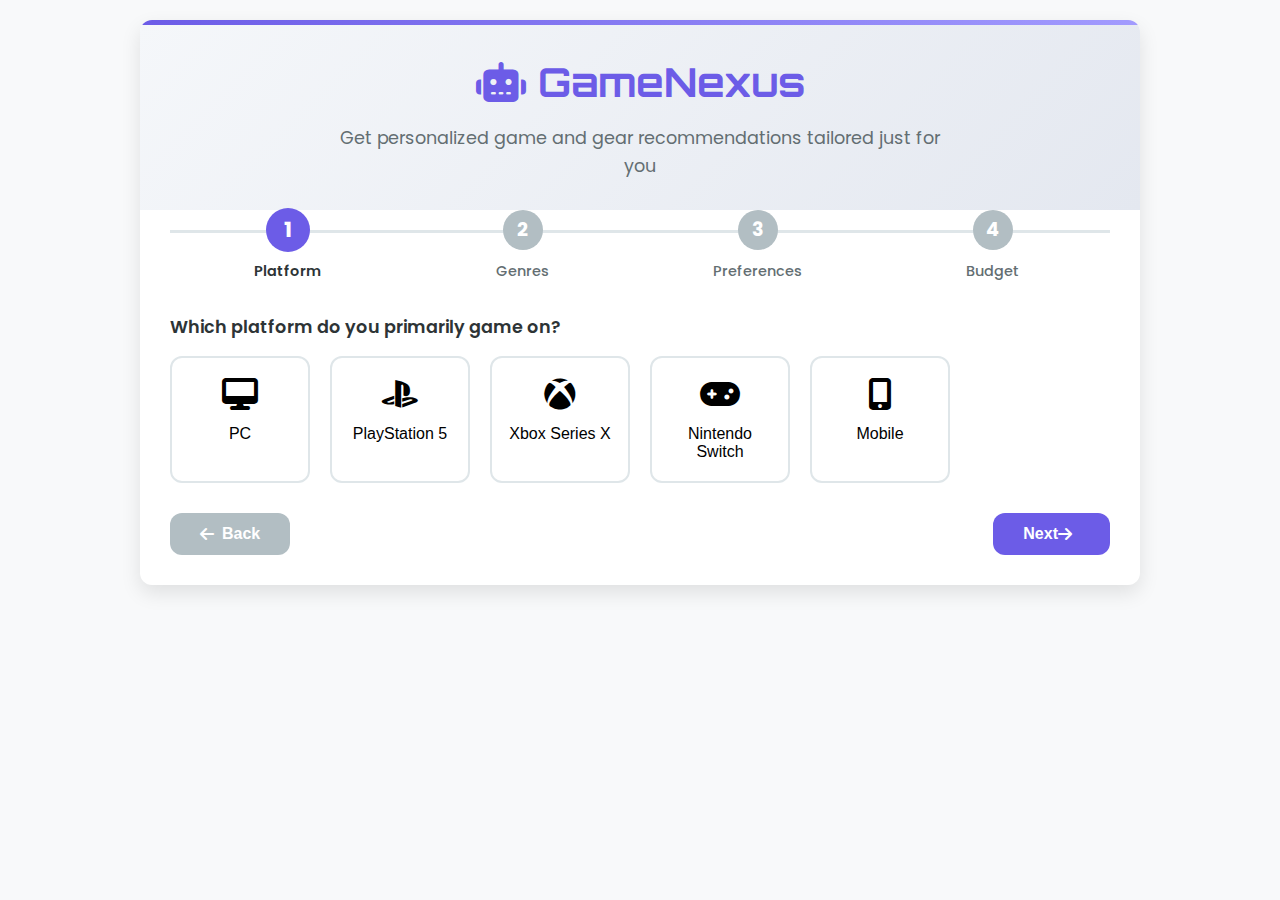
<file: GameNexus--A-Game-Store-main/pages/game&gear.html>
<!DOCTYPE html>
<html lang="en">
<head>
    <meta charset="UTF-8">
    <meta name="viewport" content="width=device-width, initial-scale=1.0">
    <title>GameGenius - Personalized Gaming Recommendations</title>
    <link href="https://fonts.googleapis.com/css2?family=Poppins:wght@400;500;600;700&family=Orbitron:wght@700&display=swap" rel="stylesheet">
    <link rel="stylesheet" href="https://cdnjs.cloudflare.com/ajax/libs/font-awesome/6.4.0/css/all.min.css">
    <style>
        :root {
            --primary: #6c5ce7;
            --primary-dark: #5649d1;
            --secondary: #a29bfe;
            --dark: #2d3436;
            --light: #f5f6fa;
            --success: #00b894;
            --warning: #fdcb6e;
            --danger: #d63031;
            --gray: #636e72;
            --border-radius: 12px;
            --shadow: 0 8px 20px rgba(0, 0, 0, 0.1);
            --transition: all 0.3s ease;
        }

        * {
            margin: 0;
            padding: 0;
            box-sizing: border-box;
        }

        body {
            font-family: 'Poppins', sans-serif;
            background-color: #f8f9fa;
            color: var(--dark);
            line-height: 1.6;
            padding: 20px;
        }

        .container {
            max-width: 1000px;
            margin: 0 auto;
            background: white;
            border-radius: var(--border-radius);
            box-shadow: var(--shadow);
            overflow: hidden;
            position: relative;
        }

        .container::before {
            content: '';
            position: absolute;
            top: 0;
            left: 0;
            width: 100%;
            height: 5px;
            background: linear-gradient(90deg, var(--primary), var(--secondary));
        }

        header {
            padding: 30px;
            text-align: center;
            background: linear-gradient(135deg, #f5f7fa 0%, #e4e8f0 100%);
        }

        h1 {
            font-family: 'Orbitron', sans-serif;
            color: var(--primary);
            font-size: 2.5rem;
            margin-bottom: 10px;
        }

        .subtitle {
            color: var(--gray);
            font-size: 1.1rem;
            max-width: 600px;
            margin: 0 auto;
        }

        .stepper {
            display: flex;
            justify-content: space-between;
            padding: 0 30px;
            margin-bottom: 30px;
            position: relative;
        }

        .stepper::before {
            content: '';
            position: absolute;
            top: 20px;
            left: 30px;
            right: 30px;
            height: 3px;
            background-color: #dfe6e9;
            z-index: 1;
        }

        .step {
            display: flex;
            flex-direction: column;
            align-items: center;
            position: relative;
            z-index: 2;
            flex: 1;
        }

        .step-number {
            width: 40px;
            height: 40px;
            border-radius: 50%;
            background-color: #b2bec3;
            color: white;
            display: flex;
            align-items: center;
            justify-content: center;
            font-weight: bold;
            font-size: 1.2rem;
            margin-bottom: 10px;
            transition: var(--transition);
        }

        .step.active .step-number {
            background-color: var(--primary);
            transform: scale(1.1);
        }

        .step.completed .step-number {
            background-color: var(--success);
        }

        .step-label {
            font-size: 0.9rem;
            color: var(--gray);
            text-align: center;
            font-weight: 500;
            transition: var(--transition);
        }

        .step.active .step-label {
            color: var(--dark);
            font-weight: 600;
        }

        .quiz-section {
            padding: 0 30px 30px;
            display: none;
            animation: fadeIn 0.5s ease-out;
        }

        .quiz-section.active {
            display: block;
        }

        .form-group {
            margin-bottom: 30px;
        }

        .form-group label {
            display: block;
            margin-bottom: 15px;
            font-weight: 600;
            color: var(--dark);
            font-size: 1.1rem;
        }

        .options-grid {
            display: grid;
            grid-template-columns: repeat(auto-fill, minmax(140px, 1fr));
            gap: 20px;
        }

        .option-card {
            border: 2px solid #dfe6e9;
            border-radius: var(--border-radius);
            padding: 20px 15px;
            text-align: center;
            cursor: pointer;
            transition: var(--transition);
            background: white;
            display: flex;
            flex-direction: column;
            align-items: center;
        }

        .option-card:hover {
            border-color: var(--secondary);
            transform: translateY(-5px);
            box-shadow: var(--shadow);
        }

        .option-card.selected {
            border-color: var(--primary);
            background-color: rgba(108, 92, 231, 0.05);
            transform: translateY(-5px);
            box-shadow: var(--shadow);
        }

        .option-card i {
            font-size: 2rem;
            margin-bottom: 15px;
        }

        .option-card .option-label {
            font-size: 1rem;
            font-weight: 500;
        }

        .budget-container {
            padding: 20px;
            background: #f8f9fa;
            border-radius: var(--border-radius);
        }

        .budget-slider {
            width: 100%;
            margin: 20px 0;
            -webkit-appearance: none;
            height: 8px;
            border-radius: 4px;
            background: #dfe6e9;
            outline: none;
        }

        .budget-slider::-webkit-slider-thumb {
            -webkit-appearance: none;
            appearance: none;
            width: 24px;
            height: 24px;
            border-radius: 50%;
            background: var(--primary);
            cursor: pointer;
            transition: var(--transition);
        }

        .budget-slider::-webkit-slider-thumb:hover {
            transform: scale(1.1);
        }

        .budget-labels {
            display: flex;
            justify-content: space-between;
            margin-top: 10px;
            font-size: 0.9rem;
            color: var(--gray);
        }

        .budget-value {
            text-align: center;
            font-size: 1.5rem;
            font-weight: 700;
            color: var(--primary);
            margin: 15px 0;
        }

        .navigation-buttons {
            display: flex;
            justify-content: space-between;
            margin-top: 30px;
        }

        .btn {
            background-color: var(--primary);
            color: white;
            border: none;
            padding: 12px 30px;
            border-radius: var(--border-radius);
            font-size: 1rem;
            font-weight: 600;
            cursor: pointer;
            transition: var(--transition);
            display: inline-flex;
            align-items: center;
            justify-content: center;
        }

        .btn:hover {
            background-color: var(--primary-dark);
            transform: translateY(-2px);
            box-shadow: 0 5px 15px rgba(108, 92, 231, 0.3);
        }

        .btn:disabled {
            background-color: #b2bec3;
            cursor: not-allowed;
            transform: none;
            box-shadow: none;
        }

        .btn-secondary {
            background-color: var(--gray);
        }

        .btn-secondary:hover {
            background-color: #57606f;
        }

        .btn i {
            margin-right: 8px;
        }

        .results-section {
            padding: 30px;
            display: none;
            animation: fadeIn 0.5s ease-out;
        }

        .results-section.active {
            display: block;
        }

        .results-header {
            text-align: center;
            margin-bottom: 30px;
        }

        .results-header h2 {
            font-size: 2rem;
            color: var(--primary);
            margin-bottom: 10px;
        }

        .results-header p {
            color: var(--gray);
            max-width: 600px;
            margin: 0 auto;
        }

        .recommendation-category {
            margin-bottom: 40px;
        }

        .category-header {
            display: flex;
            align-items: center;
            margin-bottom: 20px;
            padding-bottom: 10px;
            border-bottom: 2px solid #f1f2f6;
        }

        .category-icon {
            font-size: 1.8rem;
            margin-right: 15px;
            color: var(--primary);
        }

        .category-header h3 {
            font-size: 1.5rem;
            color: var(--dark);
        }

        .products-grid {
            display: grid;
            grid-template-columns: repeat(auto-fill, minmax(220px, 1fr));
            gap: 25px;
        }

        .product-card {
            background-color: white;
            border-radius: var(--border-radius);
            overflow: hidden;
            box-shadow: var(--shadow);
            transition: var(--transition);
            position: relative;
        }

        .product-card:hover {
            transform: translateY(-10px);
            box-shadow: 0 15px 30px rgba(0, 0, 0, 0.1);
        }

        .product-badge {
            position: absolute;
            top: 15px;
            right: 15px;
            background-color: var(--success);
            color: white;
            padding: 5px 10px;
            border-radius: 20px;
            font-size: 0.8rem;
            font-weight: 600;
            z-index: 2;
        }

        .product-image {
            width: 100%;
            height: 180px;
            object-fit: cover;
            border-bottom: 1px solid #f1f2f6;
        }

        .product-details {
            padding: 20px;
        }

        .product-title {
            font-size: 1.1rem;
            font-weight: 600;
            margin-bottom: 10px;
            color: var(--dark);
            display: -webkit-box;
            -webkit-line-clamp: 2;
            -webkit-box-orient: vertical;
            overflow: hidden;
        }

        .product-description {
            color: var(--gray);
            font-size: 0.9rem;
            margin-bottom: 15px;
            display: -webkit-box;
            -webkit-line-clamp: 3;
            -webkit-box-orient: vertical;
            overflow: hidden;
        }

        .product-footer {
            display: flex;
            justify-content: space-between;
            align-items: center;
            margin-top: 15px;
        }

        .product-price {
            font-size: 1.3rem;
            font-weight: 700;
            color: var(--primary);
        }

        .product-rating {
            color: var(--warning);
            font-size: 0.9rem;
        }

        .product-rating i {
            margin-right: 3px;
        }

        .add-to-cart {
            width: 100%;
            margin-top: 15px;
            padding: 10px;
            font-size: 0.9rem;
        }

        .no-results {
            text-align: center;
            padding: 40px;
            color: var(--gray);
        }

        .restart-btn {
            display: block;
            margin: 40px auto 0;
            background-color: var(--gray);
        }

        .restart-btn:hover {
            background-color: #57606f;
        }

        /* Cart Modal Styles */
        .cart-modal {
            display: none;
            position: fixed;
            top: 0;
            left: 0;
            width: 100%;
            height: 100%;
            background-color: rgba(0, 0, 0, 0.5);
            z-index: 1000;
            justify-content: center;
            align-items: center;
        }

        .cart-modal.active {
            display: flex;
        }

        .cart-content {
            background-color: white;
            border-radius: var(--border-radius);
            width: 90%;
            max-width: 600px;
            max-height: 80vh;
            overflow-y: auto;
            padding: 20px;
            box-shadow: var(--shadow);
            animation: modalFadeIn 0.3s ease-out;
        }

        @keyframes modalFadeIn {
            from {
                opacity: 0;
                transform: translateY(-20px);
            }
            to {
                opacity: 1;
                transform: translateY(0);
            }
        }

        .cart-header {
            display: flex;
            justify-content: space-between;
            align-items: center;
            margin-bottom: 20px;
            padding-bottom: 10px;
            border-bottom: 1px solid #eee;
        }

        .cart-title {
            font-size: 1.5rem;
            font-weight: 600;
            color: var(--dark);
        }

        .close-cart {
            background: none;
            border: none;
            font-size: 1.5rem;
            cursor: pointer;
            color: var(--gray);
        }

        .cart-items {
            margin-bottom: 20px;
        }

        .cart-item {
            display: flex;
            align-items: center;
            margin-bottom: 15px;
            padding-bottom: 15px;
            border-bottom: 1px solid #eee;
        }

        .cart-item-image {
            width: 80px;
            height: 60px;
            object-fit: cover;
            border-radius: 4px;
            margin-right: 15px;
        }

        .cart-item-details {
            flex: 1;
        }

        .cart-item-title {
            font-weight: 600;
            margin-bottom: 5px;
        }

        .cart-item-price {
            color: var(--primary);
            font-weight: 600;
        }

        .remove-item {
            background: none;
            border: none;
            color: var(--danger);
            cursor: pointer;
            font-size: 1.2rem;
        }

        .cart-summary {
            margin-top: 20px;
            padding-top: 20px;
            border-top: 1px solid #eee;
        }

        .summary-row {
            display: flex;
            justify-content: space-between;
            margin-bottom: 10px;
        }

        .summary-total {
            font-weight: 700;
            font-size: 1.2rem;
        }

        .checkout-btn {
            width: 100%;
            margin-top: 20px;
            padding: 12px;
            background-color: var(--success);
            color: white;
            border: none;
            border-radius: var(--border-radius);
            font-size: 1rem;
            font-weight: 600;
            cursor: pointer;
            transition: var(--transition);
        }

        .checkout-btn:hover {
            background-color: #00a884;
        }

        /* Confirmation Modal */
        .confirmation-modal {
            display: none;
            position: fixed;
            top: 0;
            left: 0;
            width: 100%;
            height: 100%;
            background-color: rgba(0, 0, 0, 0.5);
            z-index: 1000;
            justify-content: center;
            align-items: center;
        }

        .confirmation-modal.active {
            display: flex;
        }

        .confirmation-content {
            background-color: white;
            border-radius: var(--border-radius);
            width: 90%;
            max-width: 500px;
            padding: 30px;
            text-align: center;
            box-shadow: var(--shadow);
            animation: modalFadeIn 0.3s ease-out;
        }

        .confirmation-icon {
            font-size: 3rem;
            color: var(--success);
            margin-bottom: 20px;
        }

        .confirmation-title {
            font-size: 1.8rem;
            font-weight: 600;
            margin-bottom: 10px;
            color: var(--dark);
        }

        .confirmation-message {
            color: var(--gray);
            margin-bottom: 20px;
        }

        .continue-shopping {
            background-color: var(--primary);
            color: white;
            border: none;
            padding: 12px 25px;
            border-radius: var(--border-radius);
            font-size: 1rem;
            font-weight: 600;
            cursor: pointer;
            transition: var(--transition);
        }

        .continue-shopping:hover {
            background-color: var(--primary-dark);
        }

        @keyframes fadeIn {
            from { opacity: 0; transform: translateY(20px); }
            to { opacity: 1; transform: translateY(0); }
        }

        @media (max-width: 768px) {
            .options-grid {
                grid-template-columns: repeat(2, 1fr);
            }

            .products-grid {
                grid-template-columns: repeat(2, 1fr);
            }

            h1 {
                font-size: 2rem;
            }

            .subtitle {
                font-size: 1rem;
            }
        }

        @media (max-width: 480px) {
            .stepper {
                flex-direction: column;
                align-items: flex-start;
                gap: 25px;
                padding: 0 20px;
            }

            .stepper::before {
                display: none;
            }

            .step {
                flex-direction: row;
                gap: 15px;
                align-items: center;
                width: 100%;
            }

            .step-label {
                text-align: left;
            }

            .quiz-section {
                padding: 0 20px 20px;
            }

            .options-grid {
                grid-template-columns: 1fr;
            }

            .products-grid {
                grid-template-columns: 1fr;
            }

            .navigation-buttons {
                flex-direction: column-reverse;
                gap: 15px;
            }

            .btn {
                width: 100%;
            }

            .cart-item {
                flex-direction: column;
                align-items: flex-start;
            }

            .cart-item-image {
                margin-bottom: 10px;
                margin-right: 0;
            }
        }
    </style>
</head>
<body>
    <div class="container">
        <header>
            <h1><i class="fas fa-robot"></i> GameNexus</h1>
            <p class="subtitle">Get personalized game and gear recommendations tailored just for you</p>
        </header>

        <div class="stepper">
            <div class="step active" id="step-1">
                <div class="step-number">1</div>
                <div class="step-label">Platform</div>
            </div>
            <div class="step" id="step-2">
                <div class="step-number">2</div>
                <div class="step-label">Genres</div>
            </div>
            <div class="step" id="step-3">
                <div class="step-number">3</div>
                <div class="step-label">Preferences</div>
            </div>
            <div class="step" id="step-4">
                <div class="step-number">4</div>
                <div class="step-label">Budget</div>
            </div>
        </div>
        
        <!-- Quiz Sections -->
        <div class="quiz-section active" id="quiz-section-1">
            <div class="form-group">
                <label>Which platform do you primarily game on?</label>
                <div class="options-grid">
                    <button class="option-card" data-value="pc" role="radio" aria-label="PC">
                        <i class="fas fa-desktop"></i>
                        <div class="option-label">PC</div>
                    </button>
                    <button class="option-card" data-value="ps5" role="radio" aria-label="PlayStation 5">
                        <i class="fab fa-playstation"></i>
                        <div class="option-label">PlayStation 5</div>
                    </button>
                    <button class="option-card" data-value="xbox-series-x" role="radio" aria-label="Xbox Series X">
                        <i class="fab fa-xbox"></i>
                        <div class="option-label">Xbox Series X</div>
                    </button>
                    <button class="option-card" data-value="nintendo-switch" role="radio" aria-label="Nintendo Switch">
                        <i class="fas fa-gamepad"></i>
                        <div class="option-label">Nintendo Switch</div>
                    </button>
                    <button class="option-card" data-value="mobile" role="radio" aria-label="Mobile">
                        <i class="fas fa-mobile-alt"></i>
                        <div class="option-label">Mobile</div>
                    </button>
                </div>
            </div>
            
            <div class="navigation-buttons">
                <button class="btn btn-secondary" disabled>
                    <i class="fas fa-arrow-left"></i> Back
                </button>
                <button class="btn" id="next-1">
                    Next <i class="fas fa-arrow-right"></i>
                </button>
            </div>
        </div>
        
        <div class="quiz-section" id="quiz-section-2">
            <div class="form-group">
                <label>What game genres do you enjoy? (Select up to 3)</label>
                <div class="options-grid">
                    <button class="option-card" data-value="action" role="checkbox" aria-label="Action">
                        <i class="fas fa-fist-raised"></i>
                        <div class="option-label">Action</div>
                    </button>
                    <button class="option-card" data-value="adventure" role="checkbox" aria-label="Adventure">
                        <i class="fas fa-mountain"></i>
                        <div class="option-label">Adventure</div>
                    </button>
                    <button class="option-card" data-value="rpg" role="checkbox" aria-label="RPG">
                        <i class="fas fa-dragon"></i>
                        <div class="option-label">RPG</div>
                    </button>
                    <button class="option-card" data-value="fps" role="checkbox" aria-label="FPS">
                        <i class="fas fa-crosshairs"></i>
                        <div class="option-label">FPS</div>
                    </button>
                    <button class="option-card" data-value="strategy" role="checkbox" aria-label="Strategy">
                        <i class="fas fa-chess"></i>
                        <div class="option-label">Strategy</div>
                    </button>
                    <button class="option-card" data-value="sports" role="checkbox" aria-label="Sports">
                        <i class="fas fa-running"></i>
                        <div class="option-label">Sports</div>
                    </button>
                    <button class="option-card" data-value="racing" role="checkbox" aria-label="Racing">
                        <i class="fas fa-car"></i>
                        <div class="option-label">Racing</div>
                    </button>
                    <button class="option-card" data-value="horror" role="checkbox" aria-label="Horror">
                        <i class="fas fa-ghost"></i>
                        <div class="option-label">Horror</div>
                    </button>
                </div>
            </div>
            
            <div class="navigation-buttons">
                <button class="btn btn-secondary" id="back-2">
                    <i class="fas fa-arrow-left"></i> Back
                </button>
                <button class="btn" id="next-2">
                    Next <i class="fas fa-arrow-right"></i>
                </button>
            </div>
        </div>
        
        <div class="quiz-section" id="quiz-section-3">
            <div class="form-group">
                <label>What are you most interested in?</label>
                <div class="options-grid">
                    <button class="option-card" data-value="games" role="radio" aria-label="Games">
                        <i class="fas fa-gamepad"></i>
                        <div class="option-label">Games</div>
                    </button>
                    <button class="option-card" data-value="gear" role="radio" aria-label="Gaming Gear">
                        <i class="fas fa-headset"></i>
                        <div class="option-label">Gaming Gear</div>
                    </button>
                    <button class="option-card" data-value="both" role="radio" aria-label="Both Games and Gear">
                        <i class="fas fa-robot"></i>
                        <div class="option-label">Both</div>
                    </button>
                </div>
            </div>
            
            <div class="form-group">
                <label>How would you describe your skill level?</label>
                <div class="options-grid">
                    <button class="option-card" data-value="casual" role="radio" aria-label="Casual Gamer">
                        <i class="fas fa-user"></i>
                        <div class="option-label">Casual</div>
                    </button>
                    <button class="option-card" data-value="intermediate" role="radio" aria-label="Intermediate Gamer">
                        <i class="fas fa-user-ninja"></i>
                        <div class="option-label">Intermediate</div>
                    </button>
                    <button class="option-card" data-value="hardcore" role="radio" aria-label="Hardcore Gamer">
                        <i class="fas fa-user-graduate"></i>
                        <div class="option-label">Hardcore</div>
                    </button>
                </div>
            </div>
            
            <div class="navigation-buttons">
                <button class="btn btn-secondary" id="back-3">
                    <i class="fas fa-arrow-left"></i> Back
                </button>
                <button class="btn" id="next-3">
                    Next <i class="fas fa-arrow-right"></i>
                </button>
            </div>
        </div>
        
        <div class="quiz-section" id="quiz-section-4">
            <div class="form-group">
                <label>What's your budget range?</label>
                <div class="budget-container">
                    <input type="range" min="0" max="4" value="2" class="budget-slider" id="budget-slider">
                    <div class="budget-labels">
                        <span>$</span>
                        <span>$$</span>
                        <span>$$$</span>
                        <span>$$$$</span>
                        <span>$$$$+</span>
                    </div>
                    <div class="budget-value" id="budget-value">$$ ($50-$100)</div>
                </div>
            </div>
            
            <div class="navigation-buttons">
                <button class="btn btn-secondary" id="back-4">
                    <i class="fas fa-arrow-left"></i> Back
                </button>
                <button class="btn" id="get-recommendations">
                    <i class="fas fa-magic"></i> Get Recommendations
                </button>
            </div>
        </div>
        
        <!-- Results Section -->
        <div class="results-section" id="results-section">
            <div class="results-header">
                <h2>Your Personalized Recommendations</h2>
                <p>Here are the perfect games and gear for your gaming style and preferences</p>
            </div>
            
            <div class="recommendation-category" id="games-recommendations">
                <div class="category-header">
                    <i class="fas fa-gamepad category-icon"></i>
                    <h3>Game Recommendations</h3>
                </div>
                <div class="products-grid" id="games-grid">
                    <!-- Games will be inserted here by JavaScript -->
                </div>
            </div>
            
            <div class="recommendation-category" id="gear-recommendations">
                <div class="category-header">
                    <i class="fas fa-headset category-icon"></i>
                    <h3>Gear Recommendations</h3>
                </div>
                <div class="products-grid" id="gear-grid">
                    <!-- Gear will be inserted here by JavaScript -->
                </div>
            </div>
            
            <div class="navigation-buttons">
                <button class="btn" id="view-cart-btn">
                    <i class="fas fa-shopping-cart"></i> View Cart
                </button>
                <button class="btn restart-btn" id="restart-btn">
                    <i class="fas fa-redo"></i> Start Over
                </button>
            </div>
        </div>
    </div>

    <!-- Cart Modal -->
    <div class="cart-modal" id="cart-modal">
        <div class="cart-content">
            <div class="cart-header">
                <h2 class="cart-title">Your Shopping Cart</h2>
                <button class="close-cart" id="close-cart">&times;</button>
            </div>
            <div class="cart-items" id="cart-items">
                <!-- Cart items will be inserted here by JavaScript -->
            </div>
            <div class="cart-summary">
                <div class="summary-row">
                    <span>Subtotal:</span>
                    <span id="cart-subtotal">$0.00</span>
                </div>
                <div class="summary-row">
                    <span>Tax:</span>
                    <span id="cart-tax">$0.00</span>
                </div>
                <div class="summary-row summary-total">
                    <span>Total:</span>
                    <span id="cart-total">$0.00</span>
                </div>
                <button class="checkout-btn" id="checkout-btn">Proceed to Checkout</button>
            </div>
        </div>
    </div>

    <!-- Confirmation Modal -->
    <div class="confirmation-modal" id="confirmation-modal">
        <div class="confirmation-content">
            <div class="confirmation-icon">
                <i class="fas fa-check-circle"></i>
            </div>
            <h2 class="confirmation-title">Order Confirmed!</h2>
            <p class="confirmation-message">Thank you for your purchase. Your order has been placed successfully.</p>
            <button class="continue-shopping" id="continue-shopping">Continue Shopping</button>
        </div>
    </div>

    <script>
        // Comprehensive database of recommendations
        const recommendationsDB = {
            games: {
                pc: {
                    action: [
                        { 
                            id: "pc-action-1",
                            name: "DOOM Eternal", 
                            price: 39.99, 
                            rating: 5,
                            image: "https://images.unsplash.com/photo-1585771724684-38269d6639fd?ixlib=rb-4.0.3&ixid=M3wxMjA3fDB8MHxwaG90by1wYWdlfHx8fGVufDB8fHx8fA%3D%3D&auto=format&fit=crop&w=1470&q=80",
                            description: "The ultimate demon-slaying experience with brutal combat and incredible visuals.",
                            tags: ["FPS", "Fast-paced", "Gore"]
                        },
                        { 
                            id: "pc-action-2",
                            name: "Devil May Cry 5", 
                            price: 29.99, 
                            rating: 4,
                            image: "https://images.unsplash.com/photo-1633613286848-e6f43bbafb8d?ixlib=rb-4.0.3&ixid=M3wxMjA3fDB8MHxwaG90by1wYWdlfHx8fGVufDB8fHx8fA%3D%3D&auto=format&fit=crop&w=1470&q=80",
                            description: "Stylish action combat with multiple playable characters and insane combos.",
                            tags: ["Hack & Slash", "Stylish", "Character Action"]
                        }
                    ],
                    adventure: [
                        { 
                            id: "pc-adventure-1",
                            name: "The Witcher 3: Wild Hunt", 
                            price: 39.99, 
                            rating: 5,
                            image: "https://images.unsplash.com/photo-1630431346172-42f1044459ee?ixlib=rb-4.0.3&ixid=M3wxMjA3fDB8MHxwaG90by1wYWdlfHx8fGVufDB8fHx8fA%3D%3D&auto=format&fit=crop&w=1470&q=80",
                            description: "An epic open-world RPG with incredible storytelling and rich characters.",
                            tags: ["Open World", "Fantasy", "Story-rich"]
                        }
                    ],
                    rpg: [
                        { 
                            id: "pc-rpg-1",
                            name: "Elden Ring", 
                            price: 59.99, 
                            rating: 5,
                            image: "https://images.unsplash.com/photo-1648737963059-0e8a9aeba5b5?ixlib=rb-4.0.3&ixid=M3wxMjA3fDB8MHxwaG90by1wYWdlfHx8fGVufDB8fHx8fA%3D%3D&auto=format&fit=crop&w=1470&q=80",
                            description: "A masterpiece of open-world design with challenging combat and deep lore.",
                            tags: ["Souls-like", "Open World", "Challenging"]
                        }
                    ]
                },
                ps5: {
                    action: [
                        { 
                            id: "ps5-action-1",
                            name: "God of War: Ragnarök", 
                            price: 69.99, 
                            rating: 5,
                            image: "https://images.unsplash.com/photo-1667816403373-8b6995a0e4a9?ixlib=rb-4.0.3&ixid=M3wxMjA3fDB8MHxwaG90by1wYWdlfHx8fGVufDB8fHx8fA%3D%3D&auto=format&fit=crop&w=1470&q=80",
                            description: "Kratos and Atreus journey through Norse realms in this epic sequel.",
                            tags: ["Story-driven", "Melee Combat", "Cinematic"]
                        }
                    ]
                }
            },
            gear: {
                pc: {
                    casual: [
                        { 
                            id: "pc-gear-casual-1",
                            name: "Redragon S101 Keyboard & Mouse Combo", 
                            price: 49.99, 
                            rating: 4,
                            image: "https://images.unsplash.com/photo-1615663245857-ac93bb7c39e7?ixlib=rb-4.0.3&ixid=M3wxMjA3fDB8MHxwaG90by1wYWdlfHx8fGVufDB8fHx8fA%3D%3D&auto=format&fit=crop&w=1470&q=80",
                            description: "Complete entry-level gaming set with backlit keyboard and precision mouse.",
                            tags: ["Keyboard", "Mouse", "Combo"]
                        }
                    ],
                    hardcore: [
                        { 
                            id: "pc-gear-hardcore-1",
                            name: "Razer Huntsman Elite Keyboard", 
                            price: 199.99, 
                            rating: 5,
                            image: "https://images.unsplash.com/photo-1593642632823-8f785ba67e45?ixlib=rb-4.0.3&ixid=M3wxMjA3fDB8MHxwaG90by1wYWdlfHx8fGVufDB8fHx8fA%3D%3D&auto=format&fit=crop&w=1632&q=80",
                            description: "Optical switches for lightning-fast actuation with customizable RGB lighting.",
                            tags: ["Mechanical", "RGB", "Premium"]
                        }
                    ]
                },
                ps5: {
                    intermediate: [
                        { 
                            id: "ps5-gear-intermediate-1",
                            name: "Pulse 3D Wireless Headset", 
                            price: 99.99, 
                            rating: 4,
                            image: "https://images.unsplash.com/photo-1590658268037-6bf12165a8df?ixlib=rb-4.0.3&ixid=M3wxMjA3fDB8MHxwaG90by1wYWdlfHx8fGVufDB8fHx8fA%3D%3D&auto=format&fit=crop&w=1632&q=80",
                            description: "Officially designed for PS5 with 3D audio support and dual noise-canceling mics.",
                            tags: ["Wireless", "3D Audio", "Official"]
                        }
                    ]
                }
            }
        };

        // Budget ranges with min/max values
        const budgetRanges = [
            { label: "$ ($0-$50)", min: 0, max: 50 },
            { label: "$$ ($50-$100)", min: 50, max: 100 },
            { label: "$$$ ($100-$200)", min: 100, max: 200 },
            { label: "$$$$ ($200-$400)", min: 200, max: 400 },
            { label: "$$$$+ ($400+)", min: 400, max: 10000 }
        ];

        // User selections object
        const userSelections = {
            platform: null,
            genres: [],
            interest: null,
            skillLevel: null,
            budget: 2 // Default to middle budget
        };

        // Shopping cart
        let shoppingCart = [];

        // DOM elements
        const quizSections = document.querySelectorAll('.quiz-section');
        const steps = document.querySelectorAll('.step');
        const optionCards = document.querySelectorAll('.option-card');
        const budgetSlider = document.getElementById('budget-slider');
        const budgetValue = document.getElementById('budget-value');
        const resultsSection = document.getElementById('results-section');
        const gamesGrid = document.getElementById('games-grid');
        const gearGrid = document.getElementById('gear-grid');
        const gamesRecSection = document.getElementById('games-recommendations');
        const gearRecSection = document.getElementById('gear-recommendations');
        const cartModal = document.getElementById('cart-modal');
        const cartItems = document.getElementById('cart-items');
        const cartSubtotal = document.getElementById('cart-subtotal');
        const cartTax = document.getElementById('cart-tax');
        const cartTotal = document.getElementById('cart-total');
        const confirmationModal = document.getElementById('confirmation-modal');

        // Navigation buttons
        const next1Btn = document.getElementById('next-1');
        const next2Btn = document.getElementById('next-2');
        const next3Btn = document.getElementById('next-3');
        const back2Btn = document.getElementById('back-2');
        const back3Btn = document.getElementById('back-3');
        const back4Btn = document.getElementById('back-4');
        const getRecBtn = document.getElementById('get-recommendations');
        const restartBtn = document.getElementById('restart-btn');
        const viewCartBtn = document.getElementById('view-cart-btn');
        const closeCartBtn = document.getElementById('close-cart');
        const checkoutBtn = document.getElementById('checkout-btn');
        const continueShoppingBtn = document.getElementById('continue-shopping');

        // Initialize the app
        function init() {
            setupEventListeners();
            updateBudgetDisplay();
        }

        // Set up all event listeners
        function setupEventListeners() {
            // Option card selections
            optionCards.forEach(card => {
                card.addEventListener('click', function() {
                    const parent = this.parentElement;
                    const questionType = this.closest('.quiz-section').id;
                    
                    // For genre selection (multiple)
                    if (questionType === 'quiz-section-2') {
                        const value = this.getAttribute('data-value');
                        const index = userSelections.genres.indexOf(value);
                        
                        if (index === -1) {
                            if (userSelections.genres.length < 3) {
                                this.classList.add('selected');
                                userSelections.genres.push(value);
                            }
                        } else {
                            this.classList.remove('selected');
                            userSelections.genres.splice(index, 1);
                        }
                    } 
                    // For single selection questions
                    else {
                        const siblings = parent.querySelectorAll('.option-card');
                        siblings.forEach(sib => sib.classList.remove('selected'));
                        this.classList.add('selected');
                        
                        if (questionType === 'quiz-section-1') {
                            userSelections.platform = this.getAttribute('data-value');
                        } else if (questionType === 'quiz-section-3') {
                            const question = this.closest('.form-group');
                            if (question.querySelector('label').textContent === 'What are you most interested in?') {
                                userSelections.interest = this.getAttribute('data-value');
                            } else {
                                userSelections.skillLevel = this.getAttribute('data-value');
                            }
                        }
                    }
                });
            });

            // Budget slider
            budgetSlider.addEventListener('input', function() {
                userSelections.budget = parseInt(this.value);
                updateBudgetDisplay();
            });

            // Navigation buttons
            next1Btn.addEventListener('click', () => navigateTo(2));
            next2Btn.addEventListener('click', () => navigateTo(3));
            next3Btn.addEventListener('click', () => navigateTo(4));
            back2Btn.addEventListener('click', () => navigateTo(1));
            back3Btn.addEventListener('click', () => navigateTo(2));
            back4Btn.addEventListener('click', () => navigateTo(3));
            getRecBtn.addEventListener('click', showRecommendations);
            restartBtn.addEventListener('click', restartQuiz);
            viewCartBtn.addEventListener('click', showCart);
            closeCartBtn.addEventListener('click', hideCart);
            checkoutBtn.addEventListener('click', checkout);
            continueShoppingBtn.addEventListener('click', continueShopping);
        }

        // Update budget display text
        function updateBudgetDisplay() {
            budgetValue.textContent = budgetRanges[userSelections.budget].label;
        }

        // Navigate between quiz sections
        function navigateTo(step) {
            // Validate before proceeding
            if (step === 2 && !userSelections.platform) {
                alert('Please select your gaming platform');
                return;
            }
            
            if (step === 3 && userSelections.genres.length === 0) {
                alert('Please select at least one game genre');
                return;
            }
            
            if (step === 4 && (!userSelections.interest || !userSelections.skillLevel)) {
                alert('Please answer all questions');
                return;
            }
            
            // Update UI
            quizSections.forEach(section => section.classList.remove('active'));
            document.getElementById(`quiz-section-${step}`).classList.add('active');
            
            steps.forEach((s, i) => {
                s.classList.remove('active', 'completed');
                if (i + 1 < step) s.classList.add('completed');
                if (i + 1 === step) s.classList.add('active');
            });
        }

        // Show recommendations based on user selections
        function showRecommendations() {
            // Hide quiz, show results
            quizSections.forEach(section => section.classList.remove('active'));
            resultsSection.classList.add('active');
            steps.forEach(step => step.classList.add('completed'));
            
            // Clear previous results
            gamesGrid.innerHTML = '';
            gearGrid.innerHTML = '';
            
            // Get recommendations based on user selections
            const platform = userSelections.platform;
            const genres = userSelections.genres;
            const interest = userSelections.interest;
            const skillLevel = userSelections.skillLevel;
            const budget = budgetRanges[userSelections.budget];
            
            // Show game recommendations if requested
            if (interest === 'games' || interest === 'both') {
                gamesRecSection.style.display = 'block';
                
                // Get game recommendations
                let gameRecs = [];
                genres.forEach(genre => {
                    if (recommendationsDB.games[platform] && recommendationsDB.games[platform][genre]) {
                        gameRecs = gameRecs.concat(recommendationsDB.games[platform][genre]);
                    }
                });
                
                // Filter by budget (simple example)
                gameRecs = gameRecs.filter(game => {
                    return game.price >= budget.min && game.price <= budget.max;
                });
                
                // Display games (limit to 6)
                gameRecs.slice(0, 6).forEach(game => {
                    const gameCard = createProductCard(game);
                    gamesGrid.appendChild(gameCard);
                });
            } else {
                gamesRecSection.style.display = 'none';
            }
            
            if (interest === 'gear' || interest === 'both') {
                gearRecSection.style.display = 'block';
                
                // Get gear recommendations
                if (recommendationsDB.gear[platform] && recommendationsDB.gear[platform][skillLevel]) {
                    const gearRecs = recommendationsDB.gear[platform][skillLevel];
                    
                    // Display gear (limit to 6)
                    gearRecs.slice(0, 6).forEach(gear => {
                        const gearCard = createProductCard(gear);
                        gearGrid.appendChild(gearCard);
                    });
                }
            } else {
                gearRecSection.style.display = 'none';
            }
        }

        // Create product card element
        function createProductCard(product) {
            const card = document.createElement('div');
            card.className = 'product-card';
            card.innerHTML = `
                <div class="product-badge">Recommended</div>
                <img src="${product.image}" alt="${product.name}" class="product-image">
                <div class="product-details">
                    <h3 class="product-title">${product.name}</h3>
                    <p class="product-description">${product.description}</p>
                    <div class="product-footer">
                        <div class="product-price">$${product.price.toFixed(2)}</div>
                        <div class="product-rating">
                            ${'<i class="fas fa-star"></i>'.repeat(Math.floor(product.rating))}
                            ${product.rating % 1 ? '<i class="fas fa-star-half-alt"></i>' : ''}
                        </div>
                    </div>
                    <button class="btn add-to-cart" data-id="${product.id}" data-name="${product.name}" data-price="${product.price}" data-image="${product.image}">Add to Cart</button>
                </div>
            `;
            
            // Add event listener to the Add to Cart button
            const addToCartBtn = card.querySelector('.add-to-cart');
            addToCartBtn.addEventListener('click', () => addToCart(product));
            
            return card;
        }

        // Add item to cart
        function addToCart(product) {
            // Check if item already exists in cart
            const existingItem = shoppingCart.find(item => item.id === product.id);
            
            if (existingItem) {
                existingItem.quantity += 1;
            } else {
                shoppingCart.push({
                    id: product.id,
                    name: product.name,
                    price: product.price,
                    image: product.image,
                    quantity: 1
                });
            }
            
            // Show confirmation
            alert(`${product.name} has been added to your cart!`);
            
            // Update cart display
            updateCart();
        }

        // Show cart modal
        function showCart() {
            updateCart();
            cartModal.classList.add('active');
        }

        // Hide cart modal
        function hideCart() {
            cartModal.classList.remove('active');
        }

        // Update cart display
        function updateCart() {
            // Clear current cart items
            cartItems.innerHTML = '';
            
            // Add each item to cart
            shoppingCart.forEach(item => {
                const cartItem = document.createElement('div');
                cartItem.className = 'cart-item';
                cartItem.innerHTML = `
                    <img src="${item.image}" alt="${item.name}" class="cart-item-image">
                    <div class="cart-item-details">
                        <div class="cart-item-title">${item.name}</div>
                        <div class="cart-item-price">$${(item.price * item.quantity).toFixed(2)} (${item.quantity}x)</div>
                    </div>
                    <button class="remove-item" data-id="${item.id}">&times;</button>
                `;
                
                // Add event listener to remove button
                const removeBtn = cartItem.querySelector('.remove-item');
                removeBtn.addEventListener('click', () => removeFromCart(item.id));
                
                cartItems.appendChild(cartItem);
            });
            
            // Calculate totals
            const subtotal = shoppingCart.reduce((sum, item) => sum + (item.price * item.quantity), 0);
            const tax = subtotal * 0.1; // 10% tax
            const total = subtotal + tax;
            
            // Update totals display
            cartSubtotal.textContent = `$${subtotal.toFixed(2)}`;
            cartTax.textContent = `$${tax.toFixed(2)}`;
            cartTotal.textContent = `$${total.toFixed(2)}`;
        }

        // Remove item from cart
        function removeFromCart(id) {
            shoppingCart = shoppingCart.filter(item => item.id !== id);
            updateCart();
        }

        // Checkout process
        function checkout() {
            if (shoppingCart.length === 0) {
                alert('Your cart is empty!');
                return;
            }
            
            // Hide cart modal
            hideCart();
            
            // Show confirmation modal
            confirmationModal.classList.add('active');
            
            // Clear cart
            shoppingCart = [];
            updateCart();
        }

        // Continue shopping after checkout
        function continueShopping() {
            confirmationModal.classList.remove('active');
        }

        // Restart quiz
        function restartQuiz() {
            // Reset selections
            userSelections.platform = null;
            userSelections.genres = [];
            userSelections.interest = null;
            userSelections.skillLevel = null;
            userSelections.budget = 2;
            
            // Reset UI
            optionCards.forEach(card => card.classList.remove('selected'));
            budgetSlider.value = 2;
            budgetValue.textContent = budgetRanges[2].label;
            
            // Show first step
            quizSections.forEach(section => section.classList.remove('active'));
            document.getElementById('quiz-section-1').classList.add('active');
            
            steps.forEach((step, i) => {
                step.classList.remove('active', 'completed');
                if (i === 0) step.classList.add('active');
            });
            
            resultsSection.classList.remove('active');
        }

        // Initialize the application
        document.addEventListener('DOMContentLoaded', init);
    </script>
</body>
</html>
</file>
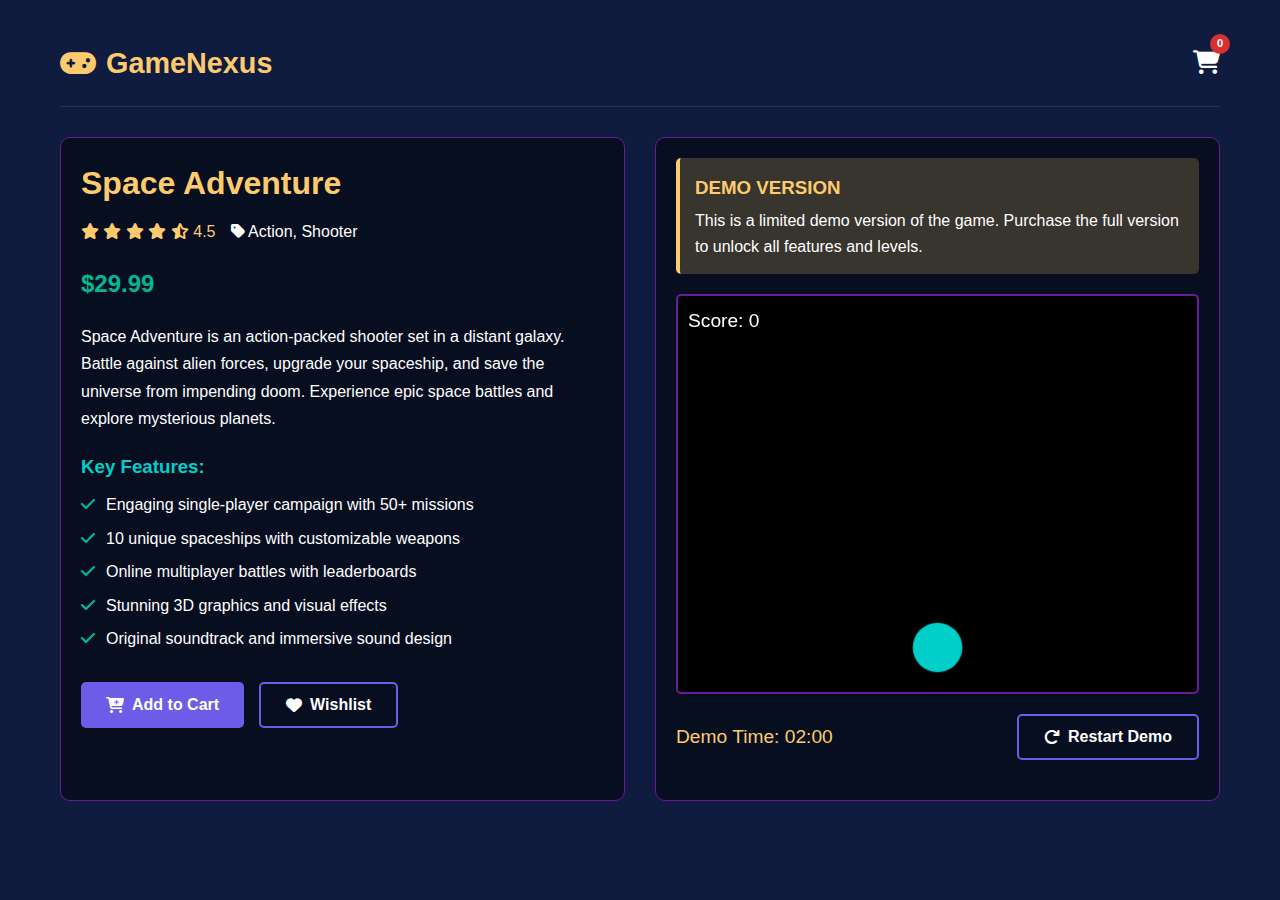
<file: GameNexus--A-Game-Store-main/pages/gamedemos.html>
<!DOCTYPE html>
<html lang="en">
<head>
    <meta charset="UTF-8">
    <meta name="viewport" content="width=device-width, initial-scale=1.0">
    <title>Space Adventure - Try Before You Buy</title>
    <link rel="stylesheet" href="https://cdnjs.cloudflare.com/ajax/libs/font-awesome/6.4.0/css/all.min.css">
    <style>
        :root {
            --primary: #6c5ce7;
            --primary-dark: #5649c0;
            --secondary: #00cec9;
            --success: #00b894;
            --danger: #d63031;
            --warning: #fdcb6e;
            --dark: #2d3436;
            --light: #f5f6fa;
            --space-blue: #0f1c3f;
            --space-purple: #6a1b9a;
        }

        * {
            margin: 0;
            padding: 0;
            box-sizing: border-box;
            font-family: 'Segoe UI', Tahoma, Geneva, Verdana, sans-serif;
        }

        body {
            background-color: var(--space-blue);
            color: white;
            line-height: 1.6;
            overflow-x: hidden;
        }

        .container {
            max-width: 1200px;
            margin: 0 auto;
            padding: 20px;
        }

        header {
            display: flex;
            justify-content: space-between;
            align-items: center;
            padding: 20px 0;
            border-bottom: 1px solid rgba(255, 255, 255, 0.1);
            margin-bottom: 30px;
        }

        .logo {
            font-size: 1.8rem;
            font-weight: bold;
            color: var(--warning);
            display: flex;
            align-items: center;
        }

        .logo i {
            margin-right: 10px;
        }

        .cart-icon {
            position: relative;
            font-size: 1.5rem;
            cursor: pointer;
        }

        .cart-count {
            position: absolute;
            top: -10px;
            right: -10px;
            background-color: var(--danger);
            color: white;
            border-radius: 50%;
            width: 20px;
            height: 20px;
            display: flex;
            align-items: center;
            justify-content: center;
            font-size: 0.7rem;
            font-weight: bold;
        }

        .game-demo-container {
            display: flex;
            gap: 30px;
            margin-bottom: 40px;
        }

        .game-info {
            flex: 1;
            background: rgba(0, 0, 0, 0.5);
            padding: 20px;
            border-radius: 10px;
            border: 1px solid var(--space-purple);
        }

        .game-title {
            font-size: 2rem;
            margin-bottom: 10px;
            color: var(--warning);
        }

        .game-meta {
            display: flex;
            gap: 15px;
            margin-bottom: 20px;
        }

        .game-rating {
            color: var(--warning);
        }

        .game-price {
            font-size: 1.5rem;
            font-weight: bold;
            color: var(--success);
            margin-bottom: 20px;
        }

        .game-description {
            margin-bottom: 20px;
            line-height: 1.7;
        }

        .game-features {
            margin-bottom: 20px;
        }

        .game-features h3 {
            margin-bottom: 10px;
            color: var(--secondary);
        }

        .game-features ul {
            list-style-type: none;
        }

        .game-features li {
            margin-bottom: 8px;
            position: relative;
            padding-left: 25px;
        }

        .game-features li::before {
            content: '\f00c';
            font-family: 'Font Awesome 6 Free';
            font-weight: 900;
            position: absolute;
            left: 0;
            color: var(--success);
        }

        .action-buttons {
            display: flex;
            gap: 15px;
            margin-top: 30px;
        }

        .btn {
            padding: 12px 25px;
            border-radius: 5px;
            border: none;
            cursor: pointer;
            font-weight: 600;
            font-size: 1rem;
            transition: all 0.3s ease;
            display: inline-flex;
            align-items: center;
            justify-content: center;
        }

        .btn i {
            margin-right: 8px;
        }

        .btn-primary {
            background-color: var(--primary);
            color: white;
        }

        .btn-primary:hover {
            background-color: var(--primary-dark);
        }

        .btn-outline {
            background-color: transparent;
            color: white;
            border: 2px solid var(--primary);
        }

        .btn-outline:hover {
            background-color: rgba(108, 92, 231, 0.2);
        }

        .game-play-area {
            flex: 1;
            background: rgba(0, 0, 0, 0.5);
            padding: 20px;
            border-radius: 10px;
            border: 1px solid var(--space-purple);
            display: flex;
            flex-direction: column;
        }

        .game-screen {
            width: 100%;
            height: 400px;
            background-color: #000;
            border: 2px solid var(--space-purple);
            border-radius: 5px;
            margin-bottom: 20px;
            position: relative;
            overflow: hidden;
        }

        #game-canvas {
            width: 100%;
            height: 100%;
        }

        .game-controls {
            display: flex;
            justify-content: space-between;
            align-items: center;
            margin-bottom: 20px;
        }

        .time-remaining {
            font-size: 1.2rem;
            color: var(--warning);
        }

        .demo-notice {
            background-color: rgba(253, 203, 110, 0.2);
            padding: 15px;
            border-radius: 5px;
            border-left: 4px solid var(--warning);
            margin-bottom: 20px;
        }

        .demo-notice h3 {
            color: var(--warning);
            margin-bottom: 5px;
        }

        /* Cart Modal */
        .modal {
            position: fixed;
            top: 0;
            left: 0;
            width: 100%;
            height: 100%;
            background-color: rgba(0, 0, 0, 0.8);
            display: flex;
            align-items: center;
            justify-content: center;
            z-index: 1000;
            opacity: 0;
            visibility: hidden;
            transition: all 0.3s ease;
        }

        .modal.active {
            opacity: 1;
            visibility: visible;
        }

        .modal-content {
            background-color: var(--space-blue);
            border-radius: 10px;
            width: 90%;
            max-width: 600px;
            max-height: 90vh;
            overflow-y: auto;
            box-shadow: 0 5px 30px rgba(0, 0, 0, 0.5);
            transform: translateY(-20px);
            transition: all 0.3s ease;
            border: 1px solid var(--space-purple);
        }

        .modal.active .modal-content {
            transform: translateY(0);
        }

        .modal-header {
            padding: 20px;
            border-bottom: 1px solid rgba(255, 255, 255, 0.1);
            display: flex;
            justify-content: space-between;
            align-items: center;
        }

        .modal-title {
            font-size: 1.5rem;
            color: var(--warning);
        }

        .close-modal {
            background: none;
            border: none;
            font-size: 1.5rem;
            cursor: pointer;
            color: white;
        }

        .modal-body {
            padding: 20px;
        }

        .cart-items {
            margin-bottom: 20px;
        }

        .cart-item {
            display: flex;
            justify-content: space-between;
            align-items: center;
            padding: 15px 0;
            border-bottom: 1px solid rgba(255, 255, 255, 0.1);
        }

        .cart-item:last-child {
            border-bottom: none;
        }

        .cart-item-info {
            display: flex;
            align-items: center;
        }

        .cart-item-image {
            width: 60px;
            height: 60px;
            border-radius: 5px;
            margin-right: 15px;
            object-fit: cover;
        }

        .cart-item-name {
            font-weight: 500;
        }

        .cart-item-price {
            color: var(--success);
            font-weight: bold;
        }

        .remove-item {
            background: none;
            border: none;
            color: var(--danger);
            cursor: pointer;
            font-size: 1.2rem;
        }

        .cart-total {
            display: flex;
            justify-content: space-between;
            padding: 15px 0;
            border-top: 1px solid rgba(255, 255, 255, 0.1);
            font-size: 1.2rem;
            font-weight: bold;
        }

        .cart-total-amount {
            color: var(--success);
        }

        .modal-footer {
            padding: 20px;
            border-top: 1px solid rgba(255, 255, 255, 0.1);
            display: flex;
            justify-content: flex-end;
            gap: 15px;
        }

        /* Confirmation Page */
        .confirmation-page {
            display: none;
            background-color: rgba(0, 0, 0, 0.8);
            padding: 40px;
            border-radius: 10px;
            text-align: center;
            margin: 50px auto;
            max-width: 600px;
            border: 1px solid var(--space-purple);
        }

        .confirmation-page.active {
            display: block;
        }

        .confirmation-icon {
            font-size: 4rem;
            color: var(--success);
            margin-bottom: 20px;
        }

        .confirmation-title {
            font-size: 2rem;
            margin-bottom: 20px;
            color: var(--warning);
        }

        .confirmation-message {
            margin-bottom: 30px;
            line-height: 1.7;
        }

        .order-details {
            background-color: rgba(0, 0, 0, 0.5);
            padding: 20px;
            border-radius: 10px;
            margin-bottom: 30px;
            text-align: left;
        }

        .order-details h3 {
            margin-bottom: 15px;
            color: var(--secondary);
            border-bottom: 1px solid rgba(255, 255, 255, 0.1);
            padding-bottom: 10px;
        }

        .order-row {
            display: flex;
            justify-content: space-between;
            margin-bottom: 10px;
        }

        .order-label {
            color: var(--secondary);
        }

        .back-to-game {
            display: inline-block;
            padding: 12px 25px;
            background-color: var(--primary);
            color: white;
            border-radius: 5px;
            text-decoration: none;
            font-weight: 600;
            transition: all 0.3s ease;
        }

        .back-to-game:hover {
            background-color: var(--primary-dark);
        }

        /* Game Elements */
        .player {
            position: absolute;
            width: 50px;
            height: 50px;
            background-color: var(--secondary);
            border-radius: 50%;
            bottom: 20px;
            left: 50%;
            transform: translateX(-50%);
        }

        .enemy {
            position: absolute;
            width: 40px;
            height: 40px;
            background-color: var(--danger);
            border-radius: 50%;
            top: -40px;
        }

        .bullet {
            position: absolute;
            width: 5px;
            height: 15px;
            background-color: var(--warning);
            border-radius: 5px;
        }

        .score-display {
            position: absolute;
            top: 10px;
            left: 10px;
            font-size: 1.2rem;
            color: white;
        }

        /* Responsive Design */
        @media (max-width: 768px) {
            .game-demo-container {
                flex-direction: column;
            }

            .action-buttons {
                flex-direction: column;
            }

            .btn {
                width: 100%;
            }
        }
    </style>
</head>
<body>
    <div class="container">
        <!-- Main Game Demo Page -->
        <div id="game-demo-page">
            <header>
                <div class="logo">
                    <i class="fas fa-gamepad"></i>
                    <span>GameNexus</span>
                </div>
                <div class="cart-icon" id="cart-icon">
                    <i class="fas fa-shopping-cart"></i>
                    <span class="cart-count" id="cart-count">0</span>
                </div>
            </header>

            <div class="game-demo-container">
                <div class="game-info">
                    <h1 class="game-title">Space Adventure</h1>
                    <div class="game-meta">
                        <div class="game-rating">
                            <i class="fas fa-star"></i>
                            <i class="fas fa-star"></i>
                            <i class="fas fa-star"></i>
                            <i class="fas fa-star"></i>
                            <i class="fas fa-star-half-alt"></i>
                            4.5
                        </div>
                        <div class="game-genre">
                            <i class="fas fa-tag"></i> Action, Shooter
                        </div>
                    </div>
                    <div class="game-price">$29.99</div>
                    <div class="game-description">
                        Space Adventure is an action-packed shooter set in a distant galaxy. 
                        Battle against alien forces, upgrade your spaceship, and save the universe 
                        from impending doom. Experience epic space battles and explore mysterious planets.
                    </div>
                    <div class="game-features">
                        <h3>Key Features:</h3>
                        <ul>
                            <li>Engaging single-player campaign with 50+ missions</li>
                            <li>10 unique spaceships with customizable weapons</li>
                            <li>Online multiplayer battles with leaderboards</li>
                            <li>Stunning 3D graphics and visual effects</li>
                            <li>Original soundtrack and immersive sound design</li>
                        </ul>
                    </div>
                    <div class="action-buttons">
                        <button class="btn btn-primary" id="add-to-cart">
                            <i class="fas fa-cart-plus"></i> Add to Cart
                        </button>
                        <button class="btn btn-outline">
                            <i class="fas fa-heart"></i> Wishlist
                        </button>
                    </div>
                </div>

                <div class="game-play-area">
                    <div class="demo-notice">
                        <h3>DEMO VERSION</h3>
                        <p>This is a limited demo version of the game. Purchase the full version to unlock all features and levels.</p>
                    </div>
                    <div class="game-screen" id="game-screen">
                        <canvas id="game-canvas"></canvas>
                        <div class="score-display" id="score-display">Score: 0</div>
                    </div>
                    <div class="game-controls">
                        <div class="time-remaining" id="time-remaining">Demo Time: 02:00</div>
                        <button class="btn btn-outline" id="restart-demo">
                            <i class="fas fa-redo"></i> Restart Demo
                        </button>
                    </div>
                </div>
            </div>
        </div>

        <!-- Cart Modal -->
        <div class="modal" id="cart-modal">
            <div class="modal-content">
                <div class="modal-header">
                    <h3 class="modal-title">Your Shopping Cart</h3>
                    <button class="close-modal" id="close-cart">
                        <i class="fas fa-times"></i>
                    </button>
                </div>
                <div class="modal-body">
                    <div class="cart-items" id="cart-items">
                        <!-- Cart items will be added here dynamically -->
                        <div class="empty-cart">Your cart is empty</div>
                    </div>
                    <div class="cart-total">
                        <span>Total:</span>
                        <span class="cart-total-amount" id="cart-total">$0.00</span>
                    </div>
                </div>
                <div class="modal-footer">
                    <button class="btn btn-outline" id="continue-shopping">
                        Continue Shopping
                    </button>
                    <button class="btn btn-primary" id="checkout">
                        Proceed to Checkout
                    </button>
                </div>
            </div>
        </div>

        <!-- Order Confirmation Page -->
        <div class="confirmation-page" id="confirmation-page">
            <div class="confirmation-icon">
                <i class="fas fa-check-circle"></i>
            </div>
            <h2 class="confirmation-title">Order Confirmed!</h2>
            <p class="confirmation-message">
                Thank you for your purchase! Your order has been received and will be processed shortly. 
                You will receive a confirmation email with your order details.
            </p>
            <div class="order-details">
                <h3>Order Details</h3>
                <div class="order-row">
                    <span class="order-label">Order Number:</span>
                    <span id="order-number">GN-2023-001</span>
                </div>
                <div class="order-row">
                    <span class="order-label">Date:</span>
                    <span id="order-date">June 15, 2023</span>
                </div>
                <div class="order-row">
                    <span class="order-label">Total:</span>
                    <span id="order-total">$29.99</span>
                </div>
                <div class="order-row">
                    <span class="order-label">Payment Method:</span>
                    <span id="payment-method">Credit Card</span>
                </div>
            </div>
            <a href="#" class="back-to-game" id="back-to-game">
                <i class="fas fa-arrow-left"></i> Back to Game
            </a>
        </div>
    </div>

    <script>
        // Game Demo Variables
        let demoTime = 120; // 2 minutes in seconds
        let score = 0;
        let gameInterval;
        let isGameRunning = false;
        let canvas, ctx;
        let player = {
            x: 0,
            y: 0,
            width: 50,
            height: 50,
            speed: 5
        };
        let bullets = [];
        let enemies = [];
        let keys = {
            ArrowLeft: false,
            ArrowRight: false,
            Space: false
        };

        // Cart Variables
        let cart = [];
        const gameItem = {
            id: 1,
            name: "Space Adventure",
            price: 29.99,
            image: "https://via.placeholder.com/60"
        };

        // DOM Elements
        const gameDemoPage = document.getElementById('game-demo-page');
        const cartModal = document.getElementById('cart-modal');
        const confirmationPage = document.getElementById('confirmation-page');
        const cartIcon = document.getElementById('cart-icon');
        const cartCount = document.getElementById('cart-count');
        const cartItemsContainer = document.getElementById('cart-items');
        const cartTotal = document.getElementById('cart-total');
        const closeCartBtn = document.getElementById('close-cart');
        const continueShoppingBtn = document.getElementById('continue-shopping');
        const checkoutBtn = document.getElementById('checkout');
        const addToCartBtn = document.getElementById('add-to-cart');
        const backToGameBtn = document.getElementById('back-to-game');
        const timeRemainingDisplay = document.getElementById('time-remaining');
        const scoreDisplay = document.getElementById('score-display');
        const restartDemoBtn = document.getElementById('restart-demo');
        const gameScreen = document.getElementById('game-screen');

        // Initialize Game
        function initGame() {
            canvas = document.getElementById('game-canvas');
            ctx = canvas.getContext('2d');
            
            // Set canvas dimensions
            canvas.width = gameScreen.offsetWidth;
            canvas.height = gameScreen.offsetHeight;
            
            // Set player initial position
            player.x = canvas.width / 2 - player.width / 2;
            player.y = canvas.height - player.height - 20;
            
            // Start game loop
            if (!isGameRunning) {
                isGameRunning = true;
                gameInterval = setInterval(gameLoop, 20);
                startDemoTimer();
            }
            
            // Clear any existing enemies and bullets
            enemies = [];
            bullets = [];
            score = 0;
            updateScore();
        }

        // Game Loop
        function gameLoop() {
            // Clear canvas
            ctx.clearRect(0, 0, canvas.width, canvas.height);
            
            // Draw player
            ctx.fillStyle = '#00cec9';
            ctx.beginPath();
            ctx.arc(player.x + player.width/2, player.y + player.height/2, player.width/2, 0, Math.PI * 2);
            ctx.fill();
            
            // Move player
            if (keys.ArrowLeft && player.x > 0) {
                player.x -= player.speed;
            }
            if (keys.ArrowRight && player.x < canvas.width - player.width) {
                player.x += player.speed;
            }
            
            // Handle bullets
            for (let i = 0; i < bullets.length; i++) {
                bullets[i].y -= 8;
                ctx.fillStyle = '#fdcb6e';
                ctx.fillRect(bullets[i].x, bullets[i].y, bullets[i].width, bullets[i].height);
                
                // Remove bullets that go off screen
                if (bullets[i].y < 0) {
                    bullets.splice(i, 1);
                    i--;
                }
            }
            
            // Spawn enemies randomly
            if (Math.random() < 0.02) {
                spawnEnemy();
            }
            
            // Handle enemies
            for (let i = 0; i < enemies.length; i++) {
                enemies[i].y += 3;
                ctx.fillStyle = '#d63031';
                ctx.beginPath();
                ctx.arc(enemies[i].x + enemies[i].width/2, enemies[i].y + enemies[i].height/2, enemies[i].width/2, 0, Math.PI * 2);
                ctx.fill();
                
                // Check for collision with player
                if (checkCollision(
                    {x: player.x, y: player.y, width: player.width, height: player.height},
                    enemies[i]
                )) {
                    // Game over
                    clearInterval(gameInterval);
                    isGameRunning = false;
                    alert('Game Over! Your score: ' + score);
                    initGame();
                    return;
                }
                
                // Check for collision with bullets
                for (let j = 0; j < bullets.length; j++) {
                    if (checkCollision(bullets[j], enemies[i])) {
                        // Remove enemy and bullet
                        enemies.splice(i, 1);
                        bullets.splice(j, 1);
                        score += 10;
                        updateScore();
                        i--;
                        break;
                    }
                }
                
                // Remove enemies that go off screen
                if (enemies[i].y > canvas.height) {
                    enemies.splice(i, 1);
                    i--;
                }
            }
        }

        // Spawn Enemy
        function spawnEnemy() {
            const enemy = {
                x: Math.random() * (canvas.width - 40),
                y: -40,
                width: 40,
                height: 40
            };
            enemies.push(enemy);
        }

        // Check Collision
        function checkCollision(obj1, obj2) {
            return obj1.x < obj2.x + obj2.width &&
                   obj1.x + obj1.width > obj2.x &&
                   obj1.y < obj2.y + obj2.height &&
                   obj1.y + obj1.height > obj2.y;
        }

        // Start Demo Timer
        function startDemoTimer() {
            demoTime = 120; // Reset to 2 minutes
            updateTimerDisplay();
            
            const timer = setInterval(() => {
                demoTime--;
                updateTimerDisplay();
                
                if (demoTime <= 0) {
                    clearInterval(timer);
                    clearInterval(gameInterval);
                    isGameRunning = false;
                    alert('Demo time expired! Your score: ' + score);
                }
            }, 1000);
        }

        // Update Timer Display
        function updateTimerDisplay() {
            const minutes = Math.floor(demoTime / 60);
            const seconds = demoTime % 60;
            timeRemainingDisplay.textContent = `Demo Time: ${minutes.toString().padStart(2, '0')}:${seconds.toString().padStart(2, '0')}`;
        }

        // Update Score Display
        function updateScore() {
            scoreDisplay.textContent = `Score: ${score}`;
        }

        // Event Listeners for Game Controls
        window.addEventListener('keydown', (e) => {
            if (['ArrowLeft', 'ArrowRight', 'Space'].includes(e.code)) {
                keys[e.code] = true;
                
                if (e.code === 'Space' && isGameRunning) {
                    // Shoot bullet
                    bullets.push({
                        x: player.x + player.width/2 - 2.5,
                        y: player.y,
                        width: 5,
                        height: 15
                    });
                }
                
                e.preventDefault();
            }
        });

        window.addEventListener('keyup', (e) => {
            if (['ArrowLeft', 'ArrowRight', 'Space'].includes(e.code)) {
                keys[e.code] = false;
                e.preventDefault();
            }
        });

        restartDemoBtn.addEventListener('click', () => {
            if (isGameRunning) {
                clearInterval(gameInterval);
            }
            initGame();
        });

        // Cart Functions
        function addToCart() {
            cart.push(gameItem);
            updateCart();
            showCartNotification(`${gameItem.name} added to cart!`);
        }

        function updateCart() {
            cartCount.textContent = cart.length;
            
            if (cart.length === 0) {
                cartItemsContainer.innerHTML = '<div class="empty-cart">Your cart is empty</div>';
                cartTotal.textContent = '$0.00';
                return;
            }
            
            // Calculate total
            let total = cart.reduce((sum, item) => sum + item.price, 0);
            cartTotal.textContent = `$${total.toFixed(2)}`;
            
            // Update cart items
            cartItemsContainer.innerHTML = '';
            cart.forEach(item => {
                const cartItem = document.createElement('div');
                cartItem.className = 'cart-item';
                cartItem.innerHTML = `
                    <div class="cart-item-info">
                        <img src="${item.image}" alt="${item.name}" class="cart-item-image">
                        <div>
                            <div class="cart-item-name">${item.name}</div>
                            <div class="cart-item-price">$${item.price.toFixed(2)}</div>
                        </div>
                    </div>
                    <button class="remove-item" data-id="${item.id}">
                        <i class="fas fa-trash"></i>
                    </button>
                `;
                cartItemsContainer.appendChild(cartItem);
            });
            
            // Add event listeners to remove buttons
            document.querySelectorAll('.remove-item').forEach(btn => {
                btn.addEventListener('click', function() {
                    const itemId = parseInt(this.getAttribute('data-id'));
                    removeFromCart(itemId);
                });
            });
        }

        function removeFromCart(itemId) {
            cart = cart.filter(item => item.id !== itemId);
            updateCart();
        }

        function showCartNotification(message) {
            const notification = document.createElement('div');
            notification.className = 'cart-notification';
            notification.textContent = message;
            
            // Style the notification
            notification.style.position = 'fixed';
            notification.style.bottom = '20px';
            notification.style.right = '20px';
            notification.style.backgroundColor = '#00b894';
            notification.style.color = 'white';
            notification.style.padding = '10px 20px';
            notification.style.borderRadius = '5px';
            notification.style.boxShadow = '0 2px 10px rgba(0, 0, 0, 0.2)';
            notification.style.zIndex = '1000';
            notification.style.animation = 'fadeIn 0.3s';
            
            document.body.appendChild(notification);
            
            // Remove after 3 seconds
            setTimeout(() => {
                notification.style.animation = 'fadeOut 0.3s';
                setTimeout(() => {
                    notification.remove();
                }, 300);
            }, 3000);
        }

        function showConfirmation() {
            gameDemoPage.style.display = 'none';
            confirmationPage.classList.add('active');
            
            // Update order details
            document.getElementById('order-number').textContent = `GN-${new Date().getFullYear()}-${Math.floor(1000 + Math.random() * 9000)}`;
            document.getElementById('order-date').textContent = new Date().toLocaleDateString('en-US', { 
                year: 'numeric', 
                month: 'long', 
                day: 'numeric' 
            });
            document.getElementById('order-total').textContent = `$${cart.reduce((sum, item) => sum + item.price, 0).toFixed(2)}`;
        }

        // Event Listeners for Cart
        cartIcon.addEventListener('click', () => {
            cartModal.classList.add('active');
        });

        closeCartBtn.addEventListener('click', () => {
            cartModal.classList.remove('active');
        });

        continueShoppingBtn.addEventListener('click', () => {
            cartModal.classList.remove('active');
        });

        addToCartBtn.addEventListener('click', addToCart);

        checkoutBtn.addEventListener('click', () => {
            cartModal.classList.remove('active');
            showConfirmation();
        });

        backToGameBtn.addEventListener('click', (e) => {
            e.preventDefault();
            confirmationPage.classList.remove('active');
            gameDemoPage.style.display = 'block';
            cart = []; // Clear cart after purchase
            updateCart();
        });

        // Initialize the game when page loads
        window.addEventListener('load', initGame);

        // Handle window resize
        window.addEventListener('resize', () => {
            if (canvas) {
                canvas.width = gameScreen.offsetWidth;
                canvas.height = gameScreen.offsetHeight;
            }
        });
    </script>
</body>
</html>
</file>
